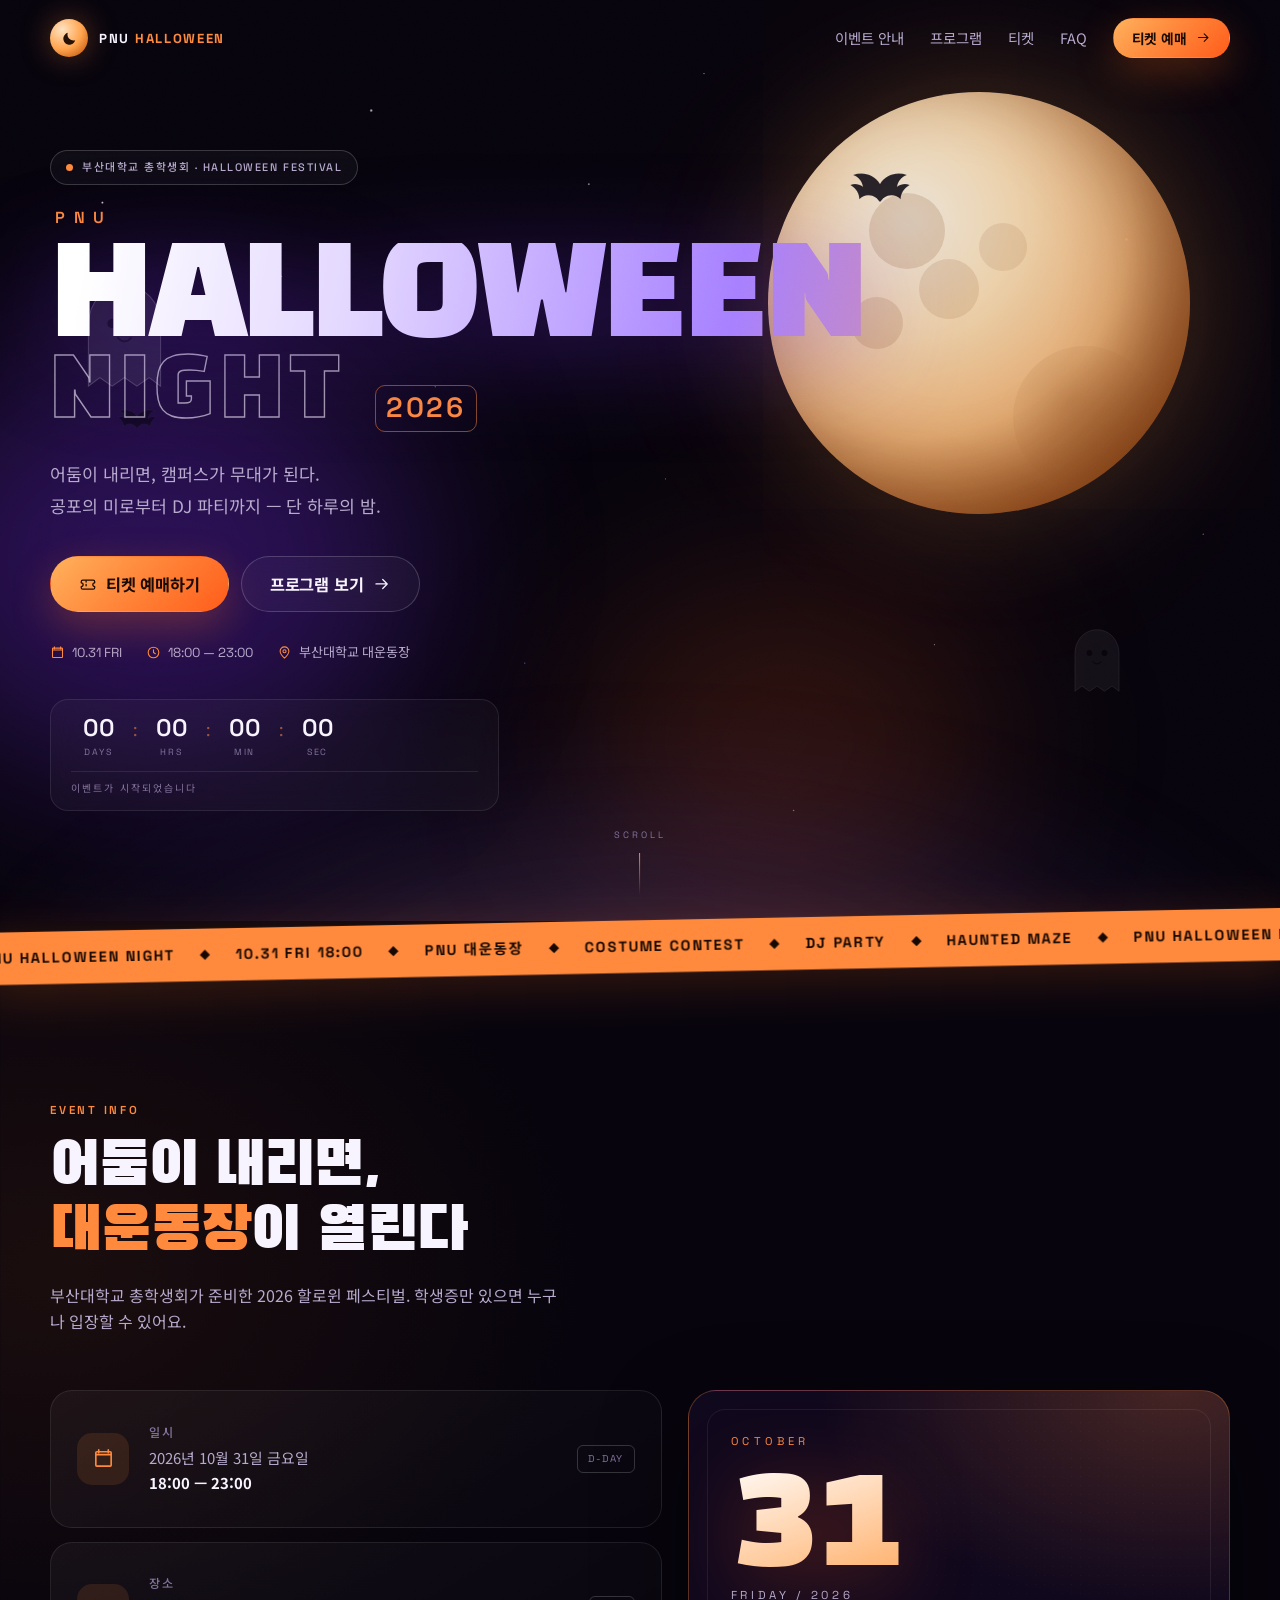
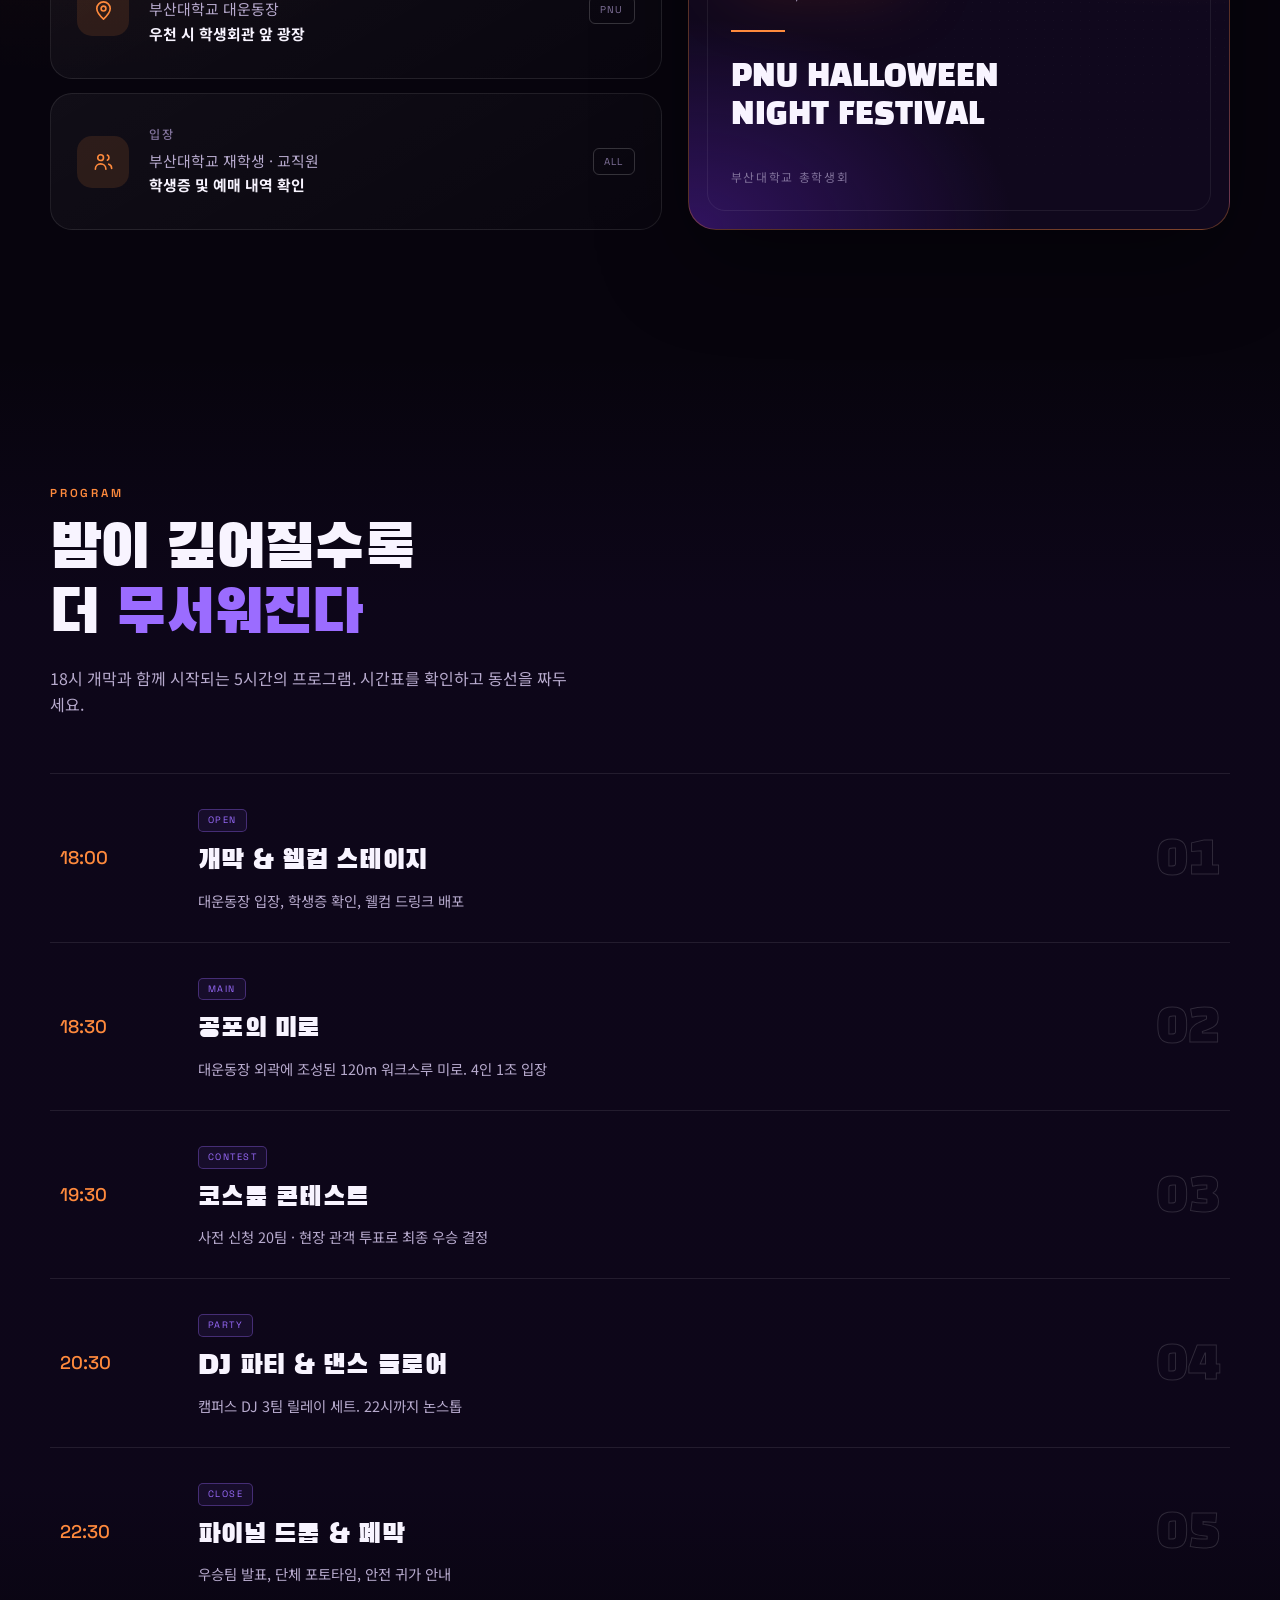
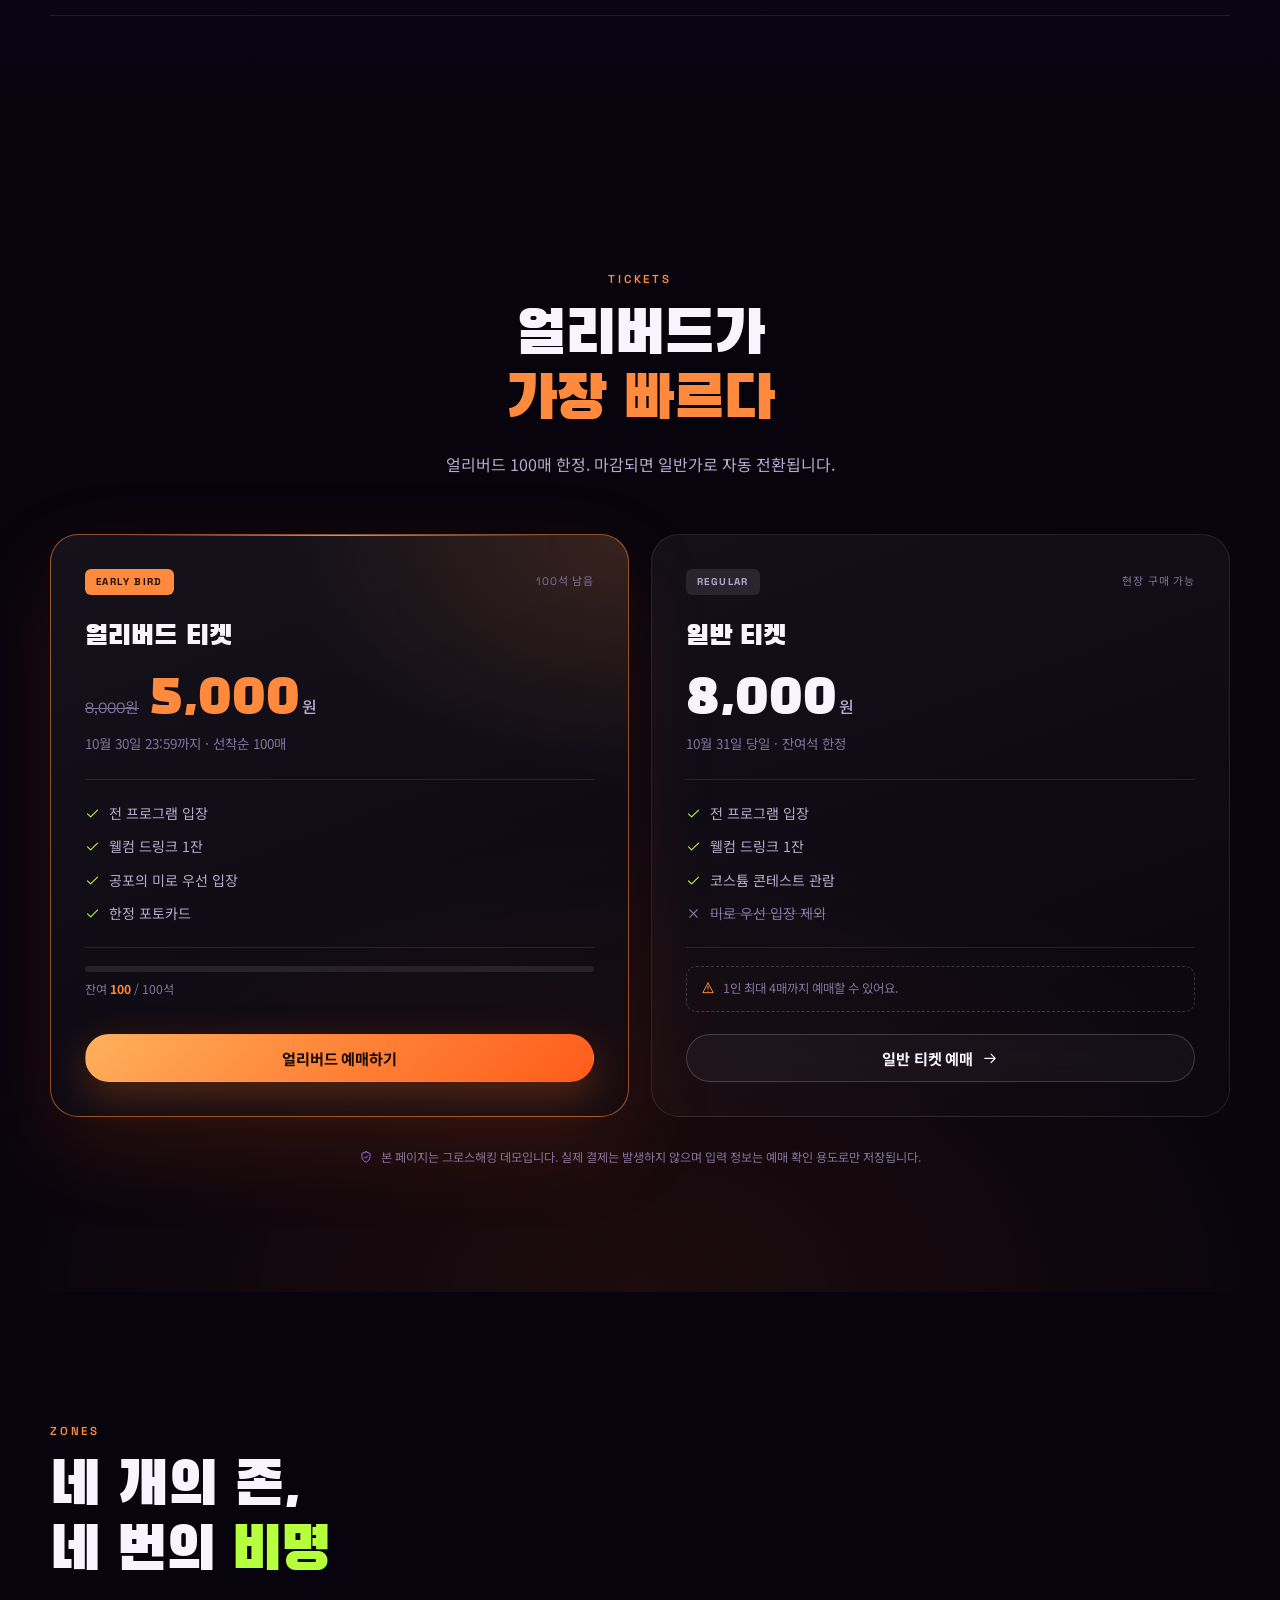
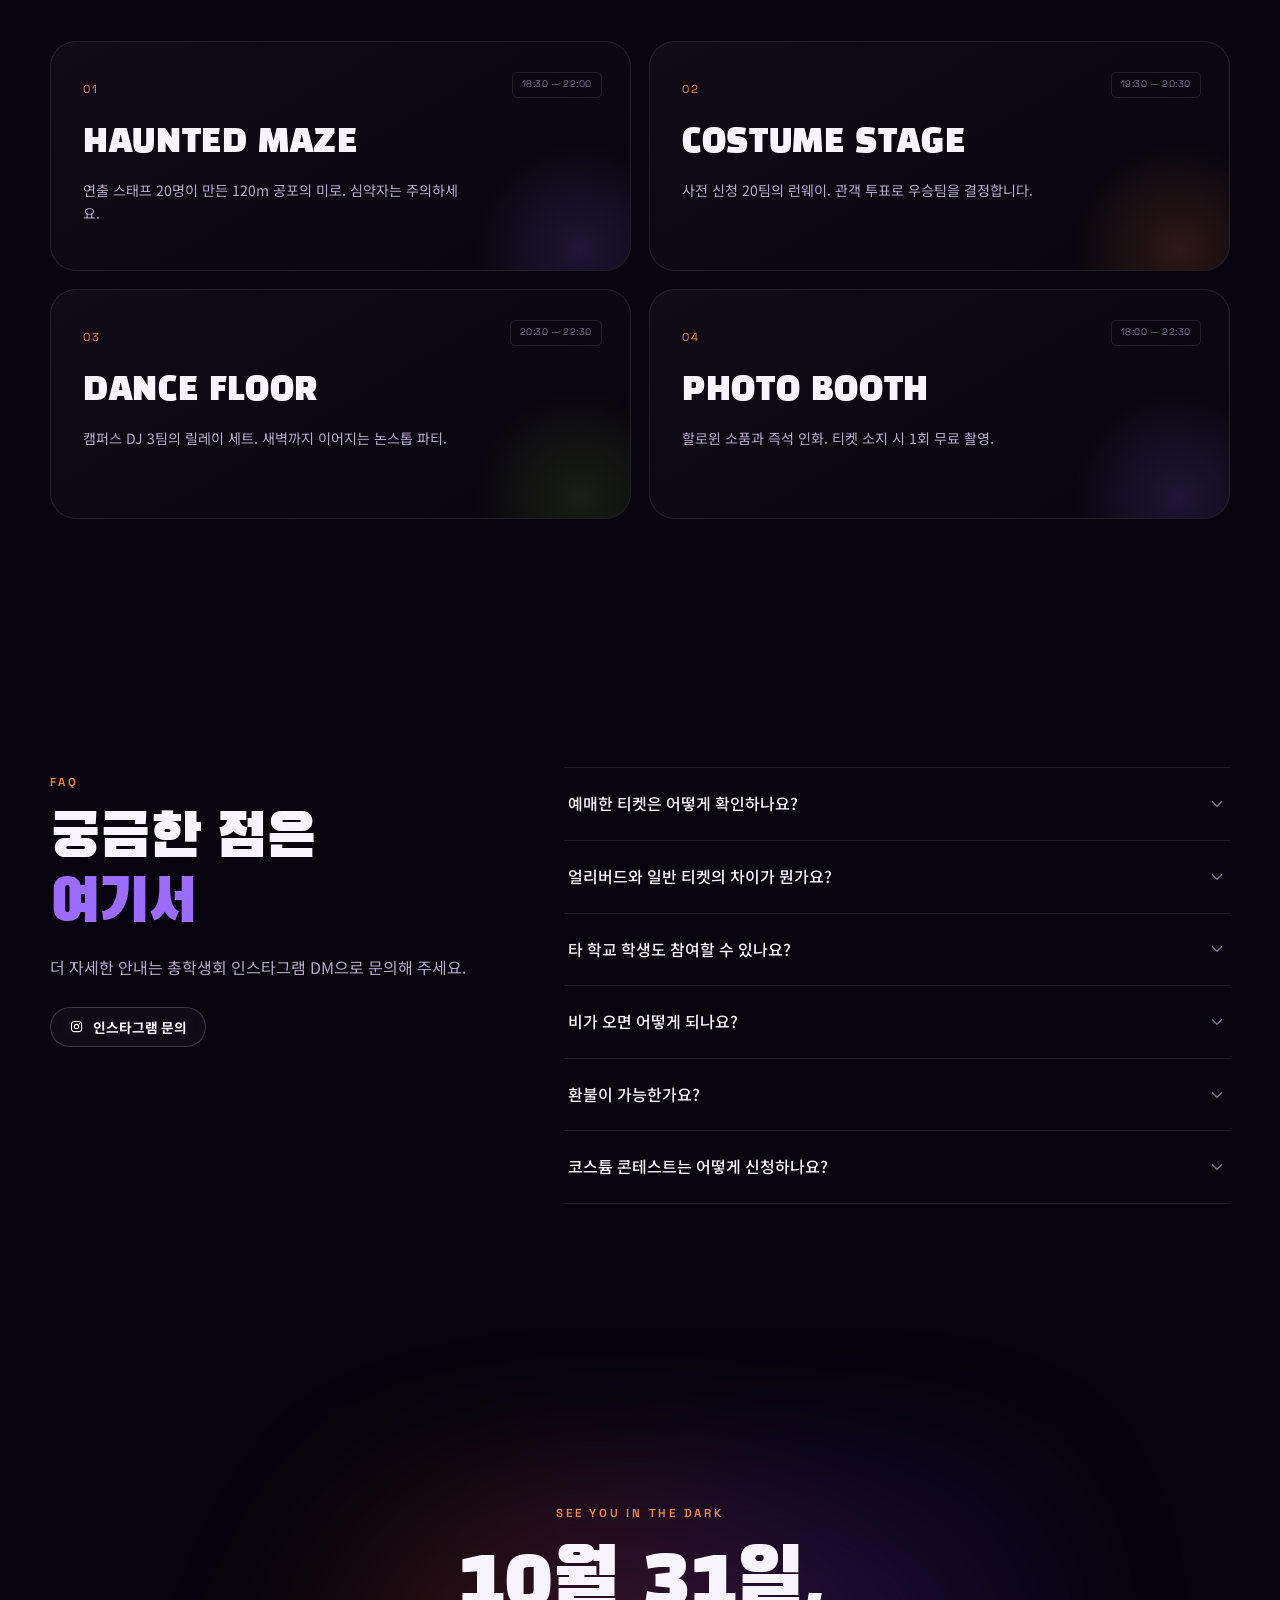
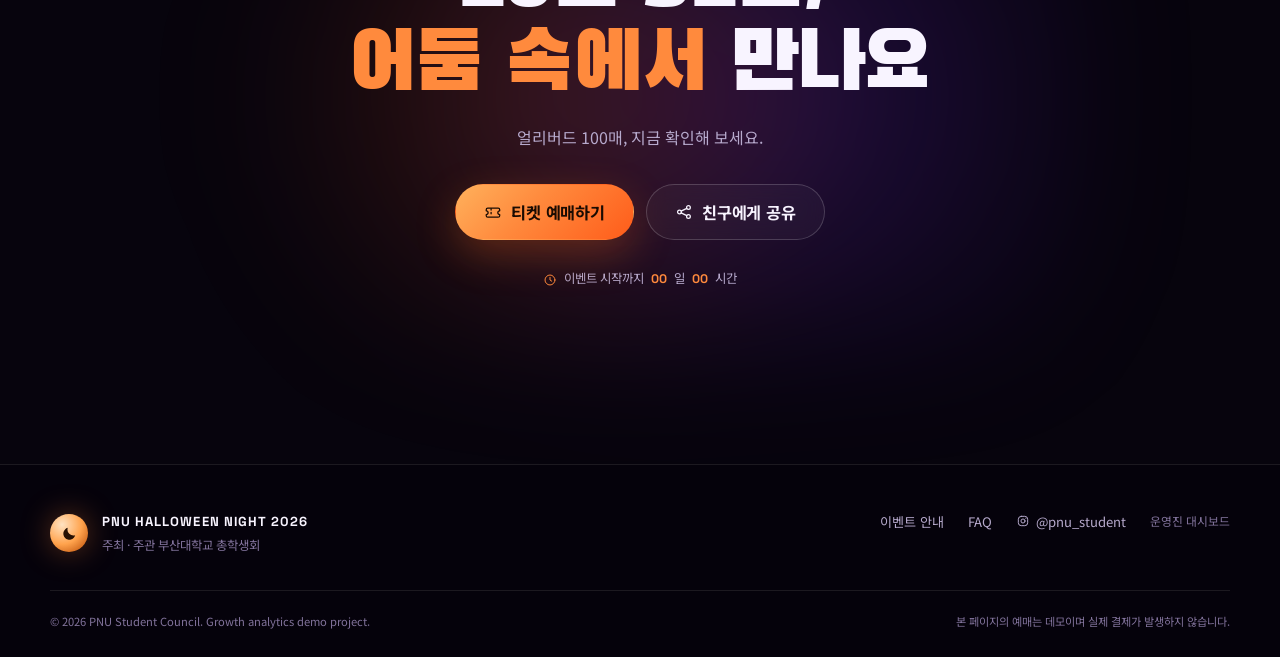
<file: index.html>
<!doctype html>
<html lang="ko">
  <head>
    <meta charset="utf-8" />
    <meta name="viewport" content="width=device-width, initial-scale=1" />
    <title>PNU HALLOWEEN NIGHT 2026 · 부산대학교 총학생회</title>
    <meta
      name="description"
      content="2026.10.31 FRI 18:00, 부산대학교 대운동장. 공포의 미로, 코스튬 콘테스트, DJ 파티까지. 부산대학교 총학생회 할로윈 나이트."
    />
    <meta name="theme-color" content="#07040d" />
    <meta property="og:type" content="website" />
    <meta property="og:title" content="PNU HALLOWEEN NIGHT 2026" />
    <meta
      property="og:description"
      content="10.31 FRI 18:00 부산대학교 대운동장. 어둠이 내리면, 캠퍼스가 무대가 된다."
    />
    <link rel="preconnect" href="https://fonts.googleapis.com" />
    <link rel="preconnect" href="https://fonts.gstatic.com" crossorigin />
    <link
      href="https://fonts.googleapis.com/css2?family=Black+Han+Sans&family=Noto+Sans+KR:wght@400;500;700;900&family=Space+Grotesk:wght@400;500;600;700&display=swap"
      rel="stylesheet"
    />
    <link
      rel="icon"
      href="data:image/svg+xml,%3Csvg xmlns='http://www.w3.org/2000/svg' viewBox='0 0 64 64'%3E%3Crect width='64' height='64' rx='14' fill='%230b0612'/%3E%3Ccircle cx='32' cy='33' r='17' fill='%23ff8a3d'/%3E%3Cpath d='M24 30l5 4-6 2zM40 30l-5 4 6 2z' fill='%230b0612'/%3E%3Cpath d='M23 40c5 5 13 5 18 0' stroke='%230b0612' stroke-width='2.5' fill='none' stroke-linecap='round'/%3E%3C/svg%3E"
    />
    <script>
      document.documentElement.classList.add('js');
    </script>
    <link rel="stylesheet" href="assets/css/base.css" />
    <link rel="stylesheet" href="assets/css/landing.css" />
  </head>
  <body id="top">
    <svg class="svg-sprite" aria-hidden="true" focusable="false">
      <symbol id="i-calendar" viewBox="0 0 24 24">
        <path d="M7 3v3M17 3v3M4 8h16M5 5h14a1 1 0 0 1 1 1v13a1 1 0 0 1-1 1H5a1 1 0 0 1-1-1V6a1 1 0 0 1 1-1Z" />
      </symbol>
      <symbol id="i-pin" viewBox="0 0 24 24">
        <path d="M12 21s7-6.4 7-11a7 7 0 1 0-14 0c0 4.6 7 11 7 11Z" />
        <circle cx="12" cy="10" r="2.5" />
      </symbol>
      <symbol id="i-ticket" viewBox="0 0 24 24">
        <path d="M3 9a2 2 0 0 1 2-2h14a2 2 0 0 1 2 2v1.5a2.5 2.5 0 0 0 0 5V17a2 2 0 0 1-2 2H5a2 2 0 0 1-2-2v-1.5a2.5 2.5 0 0 0 0-5V9Z" />
        <path d="M9.5 7.5v9" stroke-dasharray="2 3" />
      </symbol>
      <symbol id="i-clock" viewBox="0 0 24 24">
        <circle cx="12" cy="12" r="8.5" />
        <path d="M12 7.5V12l3 2" />
      </symbol>
      <symbol id="i-users" viewBox="0 0 24 24">
        <circle cx="9" cy="8" r="3" />
        <path d="M3.5 20c0-3.3 2.5-5.5 5.5-5.5s5.5 2.2 5.5 5.5" />
        <path d="M16 5.3a3 3 0 0 1 0 5.4M17.5 14.8c1.9.6 3 2.4 3 4.4" />
      </symbol>
      <symbol id="i-arrow" viewBox="0 0 24 24">
        <path d="M4 12h15M13 6l6 6-6 6" />
      </symbol>
      <symbol id="i-close" viewBox="0 0 24 24">
        <path d="M6 6l12 12M18 6 6 18" />
      </symbol>
      <symbol id="i-check" viewBox="0 0 24 24">
        <path d="m4 12.5 5 5L20 6.5" />
      </symbol>
      <symbol id="i-share" viewBox="0 0 24 24">
        <circle cx="6" cy="12" r="2.5" />
        <circle cx="18" cy="6" r="2.5" />
        <circle cx="18" cy="18" r="2.5" />
        <path d="m8.2 10.8 7.6-3.6M8.2 13.2l7.6 3.6" />
      </symbol>
      <symbol id="i-moon" viewBox="0 0 24 24">
        <path d="M20 14.5A8.5 8.5 0 0 1 9.5 4a8.5 8.5 0 1 0 10.5 10.5Z" />
      </symbol>
      <symbol id="i-spark" viewBox="0 0 24 24">
        <path d="M12 3l1.8 5.2L19 10l-5.2 1.8L12 17l-1.8-5.2L5 10l5.2-1.8L12 3Z" />
      </symbol>
      <symbol id="i-warning" viewBox="0 0 24 24">
        <path d="M12 3.5 21 20H3L12 3.5Z" />
        <path d="M12 9v5M12 17.2v.2" />
      </symbol>
      <symbol id="i-instagram" viewBox="0 0 24 24">
        <rect x="4" y="4" width="16" height="16" rx="5" />
        <circle cx="12" cy="12" r="3.5" />
        <path d="M16.8 7.2v.2" />
      </symbol>
      <symbol id="i-chevron" viewBox="0 0 24 24">
        <path d="m6 9 6 6 6-6" />
      </symbol>
      <symbol id="i-shield" viewBox="0 0 24 24">
        <path d="M12 3 5 6v5.5c0 4.4 3 7.6 7 9.5 4-1.9 7-5.1 7-9.5V6l-7-3Z" />
        <path d="m9 12 2 2 4-4" />
      </symbol>
    </svg>

    <div class="noise" aria-hidden="true"></div>

    <header class="site-header">
      <div class="container header-inner">
        <a class="brand" href="#top" aria-label="PNU Halloween Night 2026 홈">
          <span class="brand-mark"><svg><use href="#i-moon" /></svg></span>
          <span class="brand-text">PNU <em>HALLOWEEN</em></span>
        </a>
        <nav class="nav-desktop" aria-label="주요 메뉴">
          <a href="#info" data-track="nav_info">이벤트 안내</a>
          <a href="#program" data-track="nav_program">프로그램</a>
          <a href="#tickets" data-track="nav_tickets">티켓</a>
          <a href="#faq" data-track="nav_faq">FAQ</a>
          <button class="btn btn-primary btn-sm" type="button" data-open-booking data-track="nav_ticket">
            티켓 예매
            <svg class="icon"><use href="#i-arrow" /></svg>
          </button>
        </nav>
        <button class="menu-toggle" type="button" data-menu-toggle aria-expanded="false" aria-label="메뉴 열기">
          <span></span><span></span>
        </button>
      </div>
    </header>

    <div class="mobile-menu" data-mobile-menu>
      <nav aria-label="모바일 메뉴">
        <a href="#info">이벤트 안내</a>
        <a href="#program">프로그램</a>
        <a href="#tickets">티켓</a>
        <a href="#zones">존 안내</a>
        <a href="#faq">FAQ</a>
        <button class="btn btn-primary" type="button" data-open-booking data-track="mobile_nav_ticket">
          티켓 예매하기
        </button>
      </nav>
    </div>

    <main>
      <section class="hero" data-section="hero">
        <div class="scene" aria-hidden="true">
          <div class="stars"></div>
          <div class="moon"></div>
          <div class="glow glow-a"></div>
          <div class="glow glow-b"></div>
          <svg class="bat bat-a" viewBox="0 0 120 48">
            <path d="M60 20c-6-10-18-14-30-10 6 2 10 7 11 13-4-3-9-4-14-2 7 4 10 10 10 16 5-5 12-6 18-2 2 1 3 3 5 5 2-2 3-4 5-5 6-4 13-3 18 2 0-6 3-12 10-16-5-2-10-1-14 2 1-6 5-11 11-13-12-4-24 0-30 10Z" />
          </svg>
          <svg class="bat bat-b" viewBox="0 0 120 48">
            <path d="M60 20c-6-10-18-14-30-10 6 2 10 7 11 13-4-3-9-4-14-2 7 4 10 10 10 16 5-5 12-6 18-2 2 1 3 3 5 5 2-2 3-4 5-5 6-4 13-3 18 2 0-6 3-12 10-16-5-2-10-1-14 2 1-6 5-11 11-13-12-4-24 0-30 10Z" />
          </svg>
          <svg class="ghost ghost-a" viewBox="0 0 100 130">
            <path d="M12 52C12 27 29 10 50 10s38 17 38 42v64l-12-9-13 9-13-9-13 9-13-9-12 9V52Z" />
            <circle cx="37" cy="50" r="5" /><circle cx="63" cy="50" r="5" />
            <path class="ghost-mouth" d="M43 65c4 5 10 5 14 0" />
          </svg>
          <svg class="ghost ghost-b" viewBox="0 0 100 130">
            <path d="M12 52C12 27 29 10 50 10s38 17 38 42v64l-12-9-13 9-13-9-13 9-13-9-12 9V52Z" />
            <circle cx="37" cy="50" r="5" /><circle cx="63" cy="50" r="5" />
            <path class="ghost-mouth" d="M43 65c4 5 10 5 14 0" />
          </svg>
          <div class="fog fog-a"></div>
          <div class="fog fog-b"></div>
        </div>

        <div class="container hero-inner">
          <p class="eyebrow">
            <span class="pulse-dot"></span>
            부산대학교 총학생회 · HALLOWEEN FESTIVAL
          </p>
          <h1 class="hero-title">
            <span class="line line-1">PNU</span>
            <span class="line line-2">HALLOWEEN</span>
            <span class="line line-3">NIGHT <em>2026</em></span>
          </h1>
          <p class="hero-sub">
            어둠이 내리면, 캠퍼스가 무대가 된다.<br />
            공포의 미로부터 DJ 파티까지 — 단 하루의 밤.
          </p>

          <div class="hero-actions">
            <button class="btn btn-primary btn-lg" type="button" data-open-booking data-track="cta_ticket_hero">
              <svg class="icon"><use href="#i-ticket" /></svg>
              티켓 예매하기
              <span class="btn-shine"></span>
            </button>
            <a class="btn btn-ghost btn-lg" href="#program" data-track="cta_program">
              프로그램 보기
              <svg class="icon"><use href="#i-arrow" /></svg>
            </a>
          </div>

          <div class="hero-meta">
            <span><svg class="icon"><use href="#i-calendar" /></svg> 10.31 FRI</span>
            <span><svg class="icon"><use href="#i-clock" /></svg> 18:00 — 23:00</span>
            <span><svg class="icon"><use href="#i-pin" /></svg> 부산대학교 대운동장</span>
          </div>

          <div class="countdown" aria-label="이벤트 시작까지 남은 시간">
            <div class="cd-cell"><strong data-cd="days">00</strong><span>DAYS</span></div>
            <div class="cd-sep">:</div>
            <div class="cd-cell"><strong data-cd="hours">00</strong><span>HRS</span></div>
            <div class="cd-sep">:</div>
            <div class="cd-cell"><strong data-cd="minutes">00</strong><span>MIN</span></div>
            <div class="cd-sep">:</div>
            <div class="cd-cell"><strong data-cd="seconds">00</strong><span>SEC</span></div>
            <p class="cd-label" data-cd-label>이벤트 시작까지</p>
          </div>
        </div>

        <a class="scroll-cue" href="#info" aria-label="아래로 스크롤">
          <span>SCROLL</span>
          <i></i>
        </a>
      </section>

      <div class="ticker" aria-hidden="true">
        <div class="ticker-track">
          <span>PNU HALLOWEEN NIGHT</span><i></i>
          <span>10.31 FRI 18:00</span><i></i>
          <span>PNU 대운동장</span><i></i>
          <span>COSTUME CONTEST</span><i></i>
          <span>DJ PARTY</span><i></i>
          <span>HAUNTED MAZE</span><i></i>
          <span>PNU HALLOWEEN NIGHT</span><i></i>
          <span>10.31 FRI 18:00</span><i></i>
          <span>PNU 대운동장</span><i></i>
          <span>COSTUME CONTEST</span><i></i>
          <span>DJ PARTY</span><i></i>
          <span>HAUNTED MAZE</span><i></i>
        </div>
      </div>

      <section id="info" class="section" data-section="info">
        <div class="container">
          <div class="section-head reveal">
            <span class="kicker">EVENT INFO</span>
            <h2>어둠이 내리면,<br /><span class="text-orange">대운동장</span>이 열린다</h2>
            <p>부산대학교 총학생회가 준비한 2026 할로윈 페스티벌. 학생증만 있으면 누구나 입장할 수 있어요.</p>
          </div>

          <div class="info-grid">
            <div class="info-list">
              <article class="info-card reveal">
                <div class="info-icon"><svg class="icon"><use href="#i-calendar" /></svg></div>
                <div>
                  <h3>일시</h3>
                  <p>2026년 10월 31일 금요일<br /><strong>18:00 — 23:00</strong></p>
                </div>
                <span class="info-tag">D-DAY</span>
              </article>
              <article class="info-card reveal">
                <div class="info-icon"><svg class="icon"><use href="#i-pin" /></svg></div>
                <div>
                  <h3>장소</h3>
                  <p>부산대학교 대운동장<br /><strong>우천 시 학생회관 앞 광장</strong></p>
                </div>
                <span class="info-tag">PNU</span>
              </article>
              <article class="info-card reveal">
                <div class="info-icon"><svg class="icon"><use href="#i-users" /></svg></div>
                <div>
                  <h3>입장</h3>
                  <p>부산대학교 재학생 · 교직원<br /><strong>학생증 및 예매 내역 확인</strong></p>
                </div>
                <span class="info-tag">ALL</span>
              </article>
            </div>

            <aside class="poster-card reveal">
              <div class="poster-noise" aria-hidden="true"></div>
              <span class="poster-kicker">OCTOBER</span>
              <strong class="poster-date">31</strong>
              <span class="poster-day">FRIDAY / 2026</span>
              <div class="poster-line"></div>
              <p>PNU HALLOWEEN<br />NIGHT FESTIVAL</p>
              <span class="poster-mark">부산대학교 총학생회</span>
            </aside>
          </div>
        </div>
      </section>

      <section id="program" class="section section-program" data-section="program">
        <div class="container">
          <div class="section-head reveal">
            <span class="kicker">PROGRAM</span>
            <h2>밤이 깊어질수록<br />더 <span class="text-purple">무서워진다</span></h2>
            <p>18시 개막과 함께 시작되는 5시간의 프로그램. 시간표를 확인하고 동선을 짜두세요.</p>
          </div>

          <div class="program-list">
            <article class="program-row reveal">
              <span class="program-time">18:00</span>
              <div class="program-body">
                <span class="program-tag">OPEN</span>
                <h3>개막 &amp; 웰컴 스테이지</h3>
                <p>대운동장 입장, 학생증 확인, 웰컴 드링크 배포</p>
              </div>
              <span class="program-no">01</span>
            </article>
            <article class="program-row reveal">
              <span class="program-time">18:30</span>
              <div class="program-body">
                <span class="program-tag">MAIN</span>
                <h3>공포의 미로</h3>
                <p>대운동장 외곽에 조성된 120m 워크스루 미로. 4인 1조 입장</p>
              </div>
              <span class="program-no">02</span>
            </article>
            <article class="program-row reveal">
              <span class="program-time">19:30</span>
              <div class="program-body">
                <span class="program-tag">CONTEST</span>
                <h3>코스튬 콘테스트</h3>
                <p>사전 신청 20팀 · 현장 관객 투표로 최종 우승 결정</p>
              </div>
              <span class="program-no">03</span>
            </article>
            <article class="program-row reveal">
              <span class="program-time">20:30</span>
              <div class="program-body">
                <span class="program-tag">PARTY</span>
                <h3>DJ 파티 &amp; 댄스 플로어</h3>
                <p>캠퍼스 DJ 3팀 릴레이 세트. 22시까지 논스톱</p>
              </div>
              <span class="program-no">04</span>
            </article>
            <article class="program-row reveal">
              <span class="program-time">22:30</span>
              <div class="program-body">
                <span class="program-tag">CLOSE</span>
                <h3>파이널 드롭 &amp; 폐막</h3>
                <p>우승팀 발표, 단체 포토타임, 안전 귀가 안내</p>
              </div>
              <span class="program-no">05</span>
            </article>
          </div>
        </div>
      </section>

      <section id="tickets" class="section section-tickets" data-section="tickets">
        <div class="container">
          <div class="section-head center reveal">
            <span class="kicker">TICKETS</span>
            <h2>얼리버드가<br /><span class="text-orange">가장 빠르다</span></h2>
            <p>얼리버드 100매 한정. 마감되면 일반가로 자동 전환됩니다.</p>
          </div>

          <div class="ticket-grid">
            <article class="price-card is-featured reveal">
              <div class="price-top">
                <span class="price-badge">EARLY BIRD</span>
                <span class="price-stock" data-early-badge>100석 남음</span>
              </div>
              <h3>얼리버드 티켓</h3>
              <div class="price-line">
                <span class="price-was">8,000원</span>
                <strong><span data-status-price="early">5,000</span><em>원</em></strong>
              </div>
              <p class="price-desc">10월 30일 23:59까지 · 선착순 100매</p>
              <ul class="price-features">
                <li><svg class="icon"><use href="#i-check" /></svg> 전 프로그램 입장</li>
                <li><svg class="icon"><use href="#i-check" /></svg> 웰컴 드링크 1잔</li>
                <li><svg class="icon"><use href="#i-check" /></svg> 공포의 미로 우선 입장</li>
                <li><svg class="icon"><use href="#i-check" /></svg> 한정 포토카드</li>
              </ul>
              <div class="stock-bar">
                <span data-early-progress style="width: 0%"></span>
              </div>
              <p class="stock-caption">잔여 <strong data-early-remaining>100</strong> / 100석</p>
              <button
                class="btn btn-primary btn-block"
                type="button"
                data-open-booking
                data-ticket-preset="early"
                data-track="cta_ticket_early"
                data-early-cta
              >
                얼리버드 예매하기
                <svg class="icon"><use href="#i-arrow" /></svg>
              </button>
            </article>

            <article class="price-card reveal">
              <div class="price-top">
                <span class="price-badge muted">REGULAR</span>
                <span class="price-stock">현장 구매 가능</span>
              </div>
              <h3>일반 티켓</h3>
              <div class="price-line">
                <strong><span data-status-price="regular">8,000</span><em>원</em></strong>
              </div>
              <p class="price-desc">10월 31일 당일 · 잔여석 한정</p>
              <ul class="price-features">
                <li><svg class="icon"><use href="#i-check" /></svg> 전 프로그램 입장</li>
                <li><svg class="icon"><use href="#i-check" /></svg> 웰컴 드링크 1잔</li>
                <li><svg class="icon"><use href="#i-check" /></svg> 코스튬 콘테스트 관람</li>
                <li class="muted"><svg class="icon"><use href="#i-close" /></svg> 미로 우선 입장 제외</li>
              </ul>
              <div class="ticket-note">
                <svg class="icon"><use href="#i-warning" /></svg>
                <span>1인 최대 4매까지 예매할 수 있어요.</span>
              </div>
              <button
                class="btn btn-ghost btn-block"
                type="button"
                data-open-booking
                data-ticket-preset="regular"
                data-track="cta_ticket_regular"
              >
                일반 티켓 예매
                <svg class="icon"><use href="#i-arrow" /></svg>
              </button>
            </article>
          </div>

          <p class="ticket-foot reveal">
            <svg class="icon"><use href="#i-shield" /></svg>
            본 페이지는 그로스해킹 데모입니다. 실제 결제는 발생하지 않으며 입력 정보는 예매 확인 용도로만 저장됩니다.
          </p>
        </div>
      </section>

      <section id="zones" class="section" data-section="zones">
        <div class="container">
          <div class="section-head reveal">
            <span class="kicker">ZONES</span>
            <h2>네 개의 존,<br />네 번의 <span class="text-green">비명</span></h2>
          </div>
          <div class="zone-grid">
            <article class="zone-card reveal">
              <span class="zone-no">01</span>
              <h3>HAUNTED MAZE</h3>
              <p>연출 스태프 20명이 만든 120m 공포의 미로. 심약자는 주의하세요.</p>
              <span class="zone-tag">18:30 — 22:00</span>
            </article>
            <article class="zone-card reveal">
              <span class="zone-no">02</span>
              <h3>COSTUME STAGE</h3>
              <p>사전 신청 20팀의 런웨이. 관객 투표로 우승팀을 결정합니다.</p>
              <span class="zone-tag">19:30 — 20:30</span>
            </article>
            <article class="zone-card reveal">
              <span class="zone-no">03</span>
              <h3>DANCE FLOOR</h3>
              <p>캠퍼스 DJ 3팀의 릴레이 세트. 새벽까지 이어지는 논스톱 파티.</p>
              <span class="zone-tag">20:30 — 22:30</span>
            </article>
            <article class="zone-card reveal">
              <span class="zone-no">04</span>
              <h3>PHOTO BOOTH</h3>
              <p>할로윈 소품과 즉석 인화. 티켓 소지 시 1회 무료 촬영.</p>
              <span class="zone-tag">18:00 — 22:30</span>
            </article>
          </div>
        </div>
      </section>

      <section id="faq" class="section" data-section="faq">
        <div class="container faq-layout">
          <div class="section-head reveal">
            <span class="kicker">FAQ</span>
            <h2>궁금한 점은<br /><span class="text-purple">여기서</span></h2>
            <p>더 자세한 안내는 총학생회 인스타그램 DM으로 문의해 주세요.</p>
            <a class="btn btn-ghost btn-sm" href="https://www.instagram.com/" target="_blank" rel="noopener noreferrer" data-track="faq_instagram">
              <svg class="icon"><use href="#i-instagram" /></svg>
              인스타그램 문의
            </a>
          </div>
          <div class="faq-list reveal">
            <details class="faq-item">
              <summary>
                <span>예매한 티켓은 어떻게 확인하나요?</span>
                <svg class="icon"><use href="#i-chevron" /></svg>
              </summary>
              <div class="faq-answer">
                예매 완료 화면의 주문번호를 캡처해 주세요. 현장 입구에서 학생증과 주문번호를 함께 확인합니다.
              </div>
            </details>
            <details class="faq-item">
              <summary>
                <span>얼리버드와 일반 티켓의 차이가 뭔가요?</span>
                <svg class="icon"><use href="#i-chevron" /></svg>
              </summary>
              <div class="faq-answer">
                얼리버드는 5,000원으로 3,000원 저렴하고, 공포의 미로 우선 입장과 한정 포토카드가 포함됩니다. 100매 한정입니다.
              </div>
            </details>
            <details class="faq-item">
              <summary>
                <span>타 학교 학생도 참여할 수 있나요?</span>
                <svg class="icon"><use href="#i-chevron" /></svg>
              </summary>
              <div class="faq-answer">
                본 이벤트는 부산대학교 재학생 및 교직원 대상입니다. 입장 시 학생증 또는 재직증명을 확인합니다.
              </div>
            </details>
            <details class="faq-item">
              <summary>
                <span>비가 오면 어떻게 되나요?</span>
                <svg class="icon"><use href="#i-chevron" /></svg>
              </summary>
              <div class="faq-answer">
                우천 시 학생회관 앞 광장으로 장소가 변경됩니다. 당일 오후 5시까지 총학생회 인스타그램에서 공지합니다.
              </div>
            </details>
            <details class="faq-item">
              <summary>
                <span>환불이 가능한가요?</span>
                <svg class="icon"><use href="#i-chevron" /></svg>
              </summary>
              <div class="faq-answer">
                이벤트 시작 24시간 전까지 주문번호와 함께 문의해 주시면 전액 환불됩니다. 이후에는 환불이 어렵습니다.
              </div>
            </details>
            <details class="faq-item">
              <summary>
                <span>코스튬 콘테스트는 어떻게 신청하나요?</span>
                <svg class="icon"><use href="#i-chevron" /></svg>
              </summary>
              <div class="faq-answer">
                현장 접수는 18:00부터 19:00까지 진행됩니다. 사전 신청은 총학생회 인스타그램 프로필 링크에서 가능합니다.
              </div>
            </details>
          </div>
        </div>
      </section>

      <section class="section final-cta" data-section="final">
        <div class="container">
          <div class="cta-glow" aria-hidden="true"></div>
          <div class="final-inner reveal">
            <span class="kicker">SEE YOU IN THE DARK</span>
            <h2>10월 31일,<br /><span class="text-orange">어둠 속에서</span> 만나요</h2>
            <p>얼리버드 100매, 지금 확인해 보세요.</p>
            <div class="hero-actions center">
              <button class="btn btn-primary btn-lg" type="button" data-open-booking data-track="cta_ticket_final">
                <svg class="icon"><use href="#i-ticket" /></svg>
                티켓 예매하기
              </button>
              <button class="btn btn-ghost btn-lg" type="button" data-share data-track="btn_share">
                <svg class="icon"><use href="#i-share" /></svg>
                친구에게 공유
              </button>
            </div>
            <p class="final-note">
              <svg class="icon"><use href="#i-clock" /></svg>
              이벤트 시작까지 <strong data-cd="days">00</strong>일 <strong data-cd="hours">00</strong>시간
            </p>
          </div>
        </div>
      </section>
    </main>

    <footer class="site-footer">
      <div class="container footer-inner">
        <div class="footer-brand">
          <span class="brand-mark"><svg><use href="#i-moon" /></svg></span>
          <div>
            <strong>PNU HALLOWEEN NIGHT 2026</strong>
            <p>주최 · 주관 부산대학교 총학생회</p>
          </div>
        </div>
        <div class="footer-links">
          <a href="#info">이벤트 안내</a>
          <a href="#faq">FAQ</a>
          <a href="https://www.instagram.com/" target="_blank" rel="noopener noreferrer" data-track="footer_instagram">
            <svg class="icon"><use href="#i-instagram" /></svg> @pnu_student
          </a>
          <a class="footer-admin" href="dashboard.html">운영진 대시보드</a>
        </div>
      </div>
      <div class="container footer-bottom">
        <p>© 2026 PNU Student Council. Growth analytics demo project.</p>
        <p>본 페이지의 예매는 데모이며 실제 결제가 발생하지 않습니다.</p>
      </div>
    </footer>

    <div class="modal" id="booking-modal" hidden>
      <div class="modal-backdrop" data-close-booking></div>
      <div class="modal-panel" role="dialog" aria-modal="true" aria-labelledby="booking-title">
        <button class="modal-close" type="button" data-close-booking data-track="modal_close" aria-label="닫기">
          <svg class="icon"><use href="#i-close" /></svg>
        </button>

        <div class="booking-head">
          <div>
            <span class="kicker">TICKET</span>
            <h2 id="booking-title">할로윈 나이트 예매</h2>
          </div>
          <div class="booking-steps" aria-hidden="true">
            <span class="step-dot is-active" data-step-dot="1"><i>1</i>티켓</span>
            <span class="step-line"></span>
            <span class="step-dot" data-step-dot="2"><i>2</i>정보</span>
            <span class="step-line"></span>
            <span class="step-dot" data-step-dot="3"><i>3</i>확인</span>
          </div>
        </div>

        <div class="booking-body">
          <section class="booking-step" data-bstep="1">
            <h3 class="sr-only">티켓 선택</h3>
            <div class="ticket-options">
              <button class="ticket-option is-selected" type="button" data-ticket="early" aria-pressed="true" data-track="ticket_early">
                <span class="option-flag">EARLY BIRD</span>
                <span class="option-name">얼리버드 티켓</span>
                <span class="option-price"><strong><span data-status-price="early">5,000</span>원</strong></span>
                <span class="option-stock" data-early-badge>100석 남음</span>
                <span class="option-check"><svg class="icon"><use href="#i-check" /></svg></span>
              </button>
              <button class="ticket-option" type="button" data-ticket="regular" aria-pressed="false" data-track="ticket_regular">
                <span class="option-flag muted">REGULAR</span>
                <span class="option-name">일반 티켓</span>
                <span class="option-price"><strong><span data-status-price="regular">8,000</span>원</strong></span>
                <span class="option-stock">현장 구매 가능</span>
                <span class="option-check"><svg class="icon"><use href="#i-check" /></svg></span>
              </button>
            </div>

            <div class="qty-row">
              <div>
                <span class="field-label">수량</span>
                <p class="qty-hint">1인 최대 4매</p>
              </div>
              <div class="qty-stepper">
                <button type="button" data-qty-minus data-track="qty_minus" aria-label="수량 줄이기">−</button>
                <strong id="qty-value">1</strong>
                <button type="button" data-qty-plus data-track="qty_plus" aria-label="수량 늘리기">+</button>
              </div>
            </div>

            <div class="booking-total">
              <span>결제 예정 금액</span>
              <strong data-total-price>5,000원</strong>
            </div>

            <button class="btn btn-primary btn-block" type="button" data-next-step data-track="ticket_next">
              다음 단계로
              <svg class="icon"><use href="#i-arrow" /></svg>
            </button>
          </section>

          <section class="booking-step" data-bstep="2" hidden>
            <h3>참가자 정보</h3>
            <p class="step-desc">현장 확인을 위해 실제 정보를 입력해 주세요.</p>
            <form id="info-form" novalidate>
              <div class="field">
                <label for="buyer-name">이름</label>
                <input id="buyer-name" name="name" type="text" autocomplete="name" placeholder="홍길동" maxlength="40" />
                <span class="field-error" aria-live="polite"></span>
              </div>
              <div class="field-row">
                <div class="field">
                  <label for="student-id">학번</label>
                  <input id="student-id" name="studentId" type="text" inputmode="numeric" autocomplete="off" placeholder="2026123456" maxlength="12" />
                  <span class="field-error" aria-live="polite"></span>
                </div>
                <div class="field">
                  <label for="department">학과</label>
                  <input id="department" name="department" type="text" autocomplete="organization" placeholder="컴퓨터공학과" maxlength="60" />
                  <span class="field-error" aria-live="polite"></span>
                </div>
              </div>
              <div class="field">
                <label for="phone">전화번호</label>
                <input id="phone" name="phone" type="tel" inputmode="numeric" autocomplete="tel" placeholder="01012345678" maxlength="13" />
                <span class="field-error" aria-live="polite"></span>
              </div>
              <p class="privacy-note">
                <svg class="icon"><use href="#i-shield" /></svg>
                입력한 정보는 예매 확인 및 현장 입장 확인 용도로만 사용됩니다.
              </p>
              <div class="step-actions">
                <button class="btn btn-ghost" type="button" data-back-info data-track="info_back">이전</button>
                <button class="btn btn-primary" type="submit" data-track="info_next">
                  정보 확인
                  <svg class="icon"><use href="#i-arrow" /></svg>
                </button>
              </div>
            </form>
          </section>

          <section class="booking-step" data-bstep="3" hidden>
            <h3>예매 정보 확인</h3>
            <p class="step-desc">마지막으로 내용을 확인해 주세요.</p>
            <div class="summary-card">
              <div class="summary-ticket">
                <span class="kicker">PNU HALLOWEEN 2026</span>
                <strong data-summary-ticket>얼리버드 티켓</strong>
                <span data-summary-qty>1매</span>
              </div>
              <dl class="summary-list">
                <div><dt>예매자</dt><dd data-summary-name>-</dd></div>
                <div><dt>학과</dt><dd data-summary-dept>-</dd></div>
                <div><dt>학번</dt><dd data-summary-student>-</dd></div>
                <div><dt>연락처</dt><dd data-summary-phone>-</dd></div>
                <div><dt>단가</dt><dd data-summary-unit>-</dd></div>
                <div class="summary-total"><dt>총 결제 금액</dt><dd data-summary-total>-</dd></div>
              </dl>
            </div>

            <form id="confirm-form" novalidate>
              <label class="check-row">
                <input type="checkbox" id="agreement" />
                <span class="check-box"><svg class="icon"><use href="#i-check" /></svg></span>
                <span>예매 유의사항 및 개인정보 수집·이용에 동의합니다. (필수)</span>
              </label>
              <p class="demo-note">
                <svg class="icon"><use href="#i-warning" /></svg>
                데모 페이지입니다. 실제 카드 결제는 발생하지 않습니다.
              </p>
              <div class="step-actions">
                <button class="btn btn-ghost" type="button" data-back-confirm data-track="confirm_back">이전</button>
                <button class="btn btn-primary" type="submit" data-submit-order data-track="purchase_submit">
                  <span class="spinner" aria-hidden="true"></span>
                  <span data-submit-label>5,000원 결제하고 예매 확정</span>
                </button>
              </div>
            </form>
          </section>

          <section class="booking-step success-step" data-bstep="4" hidden>
            <div class="confetti" data-confetti aria-hidden="true"></div>
            <div class="success-icon"><svg class="icon"><use href="#i-check" /></svg></div>
            <span class="kicker">CONFIRMED</span>
            <h3>예매가 완료됐어요</h3>
            <p class="step-desc">이 화면을 캡처해 현장에서 보여주세요.</p>
            <div class="success-card">
              <div><span>주문번호</span><strong data-success-order>-</strong></div>
              <div><span>티켓</span><strong data-success-ticket>-</strong></div>
              <div><span>결제 금액</span><strong data-success-amount>-</strong></div>
            </div>
            <p class="success-note">
              <svg class="icon"><use href="#i-calendar" /></svg>
              10.31 FRI 18:00 · 부산대학교 대운동장
            </p>
            <button class="btn btn-primary btn-block" type="button" data-success-close data-track="success_close">
              확인
            </button>
          </section>
        </div>
      </div>
    </div>

    <script type="module" src="assets/js/landing.js"></script>
  </body>
</html>
</file>
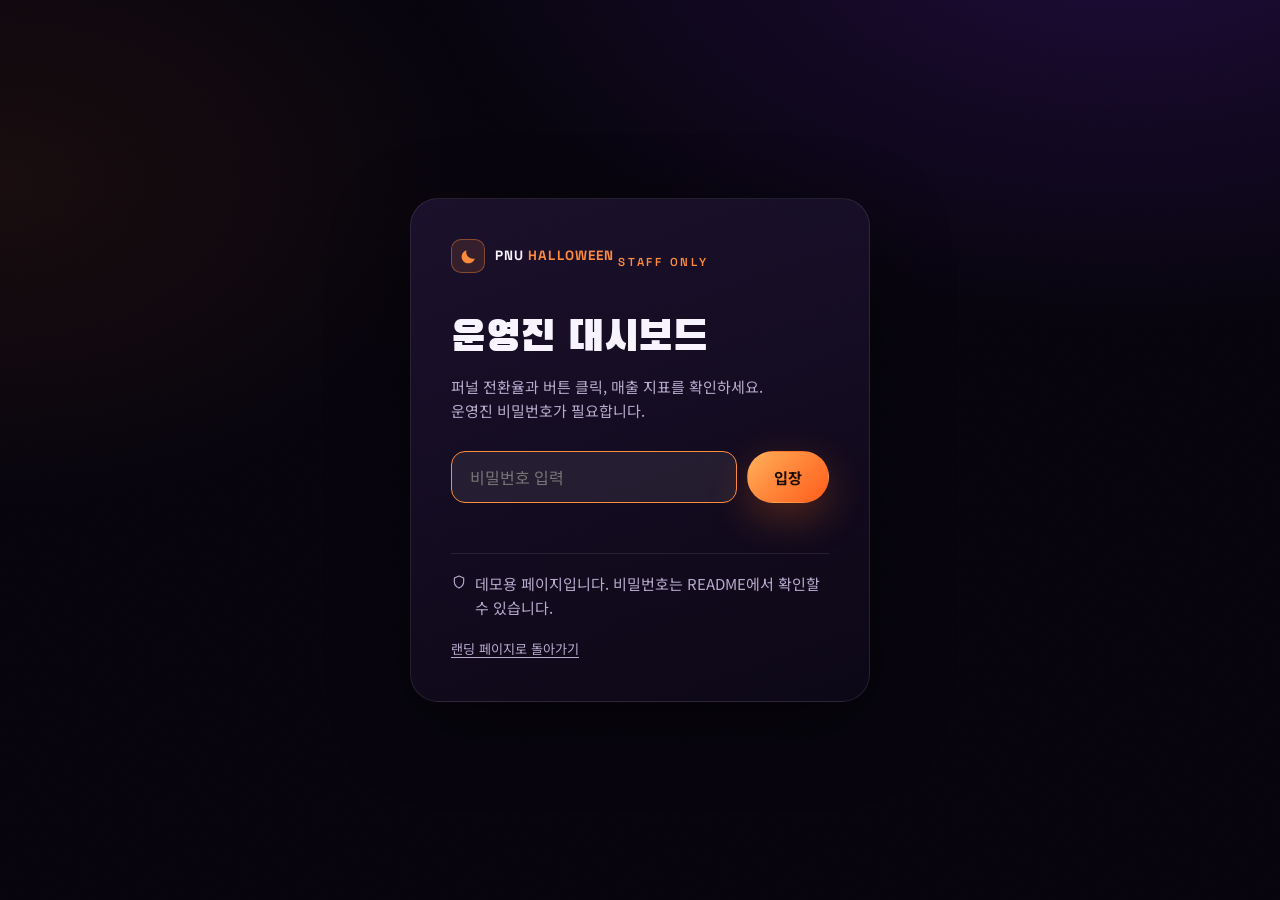
<file: dashboard.html>
<!doctype html>
<html lang="ko">
  <head>
    <meta charset="utf-8" />
    <meta name="viewport" content="width=device-width, initial-scale=1" />
    <title>운영진 대시보드 · PNU HALLOWEEN NIGHT 2026</title>
    <meta name="robots" content="noindex, nofollow" />
    <meta name="theme-color" content="#07040d" />
    <link rel="preconnect" href="https://fonts.googleapis.com" />
    <link rel="preconnect" href="https://fonts.gstatic.com" crossorigin />
    <link
      href="https://fonts.googleapis.com/css2?family=Black+Han+Sans&family=Noto+Sans+KR:wght@400;500;700;900&family=Space+Grotesk:wght@400;500;600;700&display=swap"
      rel="stylesheet"
    />
    <link
      rel="icon"
      href="data:image/svg+xml,%3Csvg xmlns='http://www.w3.org/2000/svg' viewBox='0 0 64 64'%3E%3Crect width='64' height='64' rx='14' fill='%230b0612'/%3E%3Ccircle cx='32' cy='33' r='17' fill='%23ff8a3d'/%3E%3Cpath d='M24 30l5 4-6 2zM40 30l-5 4 6 2z' fill='%230b0612'/%3E%3Cpath d='M23 40c5 5 13 5 18 0' stroke='%230b0612' stroke-width='2.5' fill='none' stroke-linecap='round'/%3E%3C/svg%3E"
    />
    <link rel="stylesheet" href="assets/css/base.css" />
    <link rel="stylesheet" href="assets/css/dashboard.css" />
  </head>
  <body class="dash-body">
    <div class="noise" aria-hidden="true"></div>

    <section class="auth-gate" id="auth-gate">
      <div class="auth-card">
        <a class="auth-brand" href="index.html">
          <span class="auth-mark">
            <svg viewBox="0 0 24 24"><path d="M20 14.5A8.5 8.5 0 0 1 9.5 4a8.5 8.5 0 1 0 10.5 10.5Z" /></svg>
          </span>
          <span>PNU <em>HALLOWEEN</em></span>
        </a>
        <span class="kicker">STAFF ONLY</span>
        <h1>운영진 대시보드</h1>
        <p>퍼널 전환율과 버튼 클릭, 매출 지표를 확인하세요.<br />운영진 비밀번호가 필요합니다.</p>
        <form id="auth-form" autocomplete="off">
          <label class="sr-only" for="passcode">운영진 비밀번호</label>
          <div class="auth-field">
            <input id="passcode" type="password" name="passcode" placeholder="비밀번호 입력" autocomplete="current-password" required />
            <button type="submit" class="btn btn-primary" id="auth-submit">입장</button>
          </div>
          <p class="auth-error" id="auth-error" role="alert"></p>
        </form>
        <p class="auth-note">
          <svg viewBox="0 0 24 24" class="inline-icon"><path d="M12 3 5 6v5.5c0 4.4 3 7.6 7 9.5 4-1.9 7-5.1 7-9.5V6l-7-3Z" /></svg>
          데모용 페이지입니다. 비밀번호는 README에서 확인할 수 있습니다.
        </p>
        <a class="auth-back" href="index.html">랜딩 페이지로 돌아가기</a>
      </div>
    </section>

    <div class="dash" id="dashboard" hidden>
      <header class="dash-header">
        <div class="dash-header-inner">
          <div class="dash-brand">
            <a class="dash-logo" href="index.html" aria-label="랜딩 페이지로">
              <svg viewBox="0 0 24 24"><path d="M20 14.5A8.5 8.5 0 0 1 9.5 4a8.5 8.5 0 1 0 10.5 10.5Z" /></svg>
            </a>
            <div>
              <span class="dash-kicker">PNU HALLOWEEN NIGHT 2026</span>
              <strong>그로스 대시보드</strong>
            </div>
          </div>
          <div class="dash-tools">
            <span class="live-pill"><i></i><span id="live-sessions">0</span>명 실시간</span>
            <span class="refresh-note" id="refresh-note">30초 자동 갱신</span>
            <button class="icon-btn" type="button" id="refresh-btn" aria-label="새로고침" title="새로고침">
              <svg viewBox="0 0 24 24"><path d="M20 12a8 8 0 1 1-2.3-5.6M20 4v5h-5" /></svg>
            </button>
            <button class="btn btn-ghost btn-sm" type="button" id="logout-btn">나가기</button>
          </div>
        </div>
      </header>

      <main class="dash-main">
        <div class="dash-titlebar">
          <div>
            <span class="kicker">ANALYTICS</span>
            <h1>이벤트 퍼널 &amp; 매출</h1>
            <p class="dash-sub">10.31 FRI 18:00 · 부산대학교 대운동장</p>
          </div>
          <div class="range-tabs" role="tablist" aria-label="조회 기간">
            <button type="button" data-days="1" role="tab">오늘</button>
            <button type="button" data-days="7" class="is-active" role="tab">7일</button>
            <button type="button" data-days="30" role="tab">30일</button>
          </div>
        </div>

        <div class="status-line">
          <span>마지막 갱신 <strong id="last-updated">-</strong></span>
          <span class="dot-sep"></span>
          <span id="range-label">최근 7일</span>
          <span class="dot-sep"></span>
          <span id="early-stock-note">얼리버드 확인 중</span>
        </div>

        <div class="demo-banner" id="demo-banner" hidden>
          <div>
            <strong>데모 데이터가 포함되어 있습니다</strong>
            <span id="demo-count">-</span>
          </div>
          <div class="demo-actions">
            <button class="btn btn-ghost btn-sm" type="button" id="seed-demo">데모 데이터 생성</button>
            <button class="btn btn-ghost btn-sm danger" type="button" id="reset-demo">데모 데이터 삭제</button>
          </div>
        </div>

        <div class="error-box" id="error-box" hidden>
          <strong>데이터를 불러오지 못했습니다</strong>
          <span id="error-message"></span>
          <button class="btn btn-ghost btn-sm" type="button" id="error-retry">다시 시도</button>
        </div>

        <section class="early-strip" aria-label="얼리버드 잔여석">
          <div class="early-copy">
            <span class="kicker">EARLY BIRD</span>
            <strong><span id="early-remaining">-</span> / 100석 남음</strong>
          </div>
          <div class="early-bar"><span id="early-bar-fill" style="width: 0%"></span></div>
          <div class="early-meta">
            <span>판매 <strong id="early-sold">-</strong>석</span>
            <span>전체 주문 <strong id="total-orders">-</strong>건</span>
          </div>
        </section>

        <section class="kpi-grid" aria-label="핵심 지표">
          <article class="kpi-card" style="--accent: var(--purple)">
            <span class="kpi-label">세션</span>
            <strong class="kpi-value" id="kpi-sessions">-</strong>
            <span class="kpi-foot"><span id="kpi-visitors">-</span>명 방문 · 페이지뷰 <span id="kpi-pageviews">-</span></span>
          </article>
          <article class="kpi-card" style="--accent: var(--orange)">
            <span class="kpi-label">예매 건수</span>
            <strong class="kpi-value" id="kpi-orders">-</strong>
            <span class="kpi-foot">결제 완료 기준</span>
          </article>
          <article class="kpi-card" style="--accent: var(--green)">
            <span class="kpi-label">매출</span>
            <strong class="kpi-value" id="kpi-revenue">-</strong>
            <span class="kpi-foot">객단가 <span id="kpi-aov">-</span></span>
          </article>
          <article class="kpi-card" style="--accent: var(--pink)">
            <span class="kpi-label">전환율</span>
            <strong class="kpi-value" id="kpi-conversion">-</strong>
            <span class="kpi-foot">세션 대비 예매</span>
          </article>
          <article class="kpi-card" style="--accent: #58d5ff">
            <span class="kpi-label">버튼 클릭</span>
            <strong class="kpi-value" id="kpi-clicks">-</strong>
            <span class="kpi-foot">폼 오류 <span id="kpi-errors">-</span>건</span>
          </article>
          <article class="kpi-card" style="--accent: #ffd166">
            <span class="kpi-label">결제 도달</span>
            <strong class="kpi-value" id="kpi-checkout">-</strong>
            <span class="kpi-foot">티켓 선택 <span id="kpi-apply">-</span>명</span>
          </article>
        </section>

        <div class="dash-grid">
          <section class="panel panel-funnel">
            <div class="panel-head">
              <div>
                <span class="kicker">FUNNEL</span>
                <h2>전환 퍼널</h2>
              </div>
              <span class="panel-note">단계별 세션 기준</span>
            </div>
            <div class="funnel-insight" id="funnel-insight">데이터를 분석하는 중입니다.</div>
            <ol class="funnel-list" id="funnel-list"></ol>
            <div class="funnel-foot">
              <span>가장 큰 이탈 구간</span>
              <strong id="funnel-worst">-</strong>
            </div>
          </section>

          <section class="panel panel-insights">
            <div class="panel-head">
              <div>
                <span class="kicker">INSIGHTS</span>
                <h2>자동 인사이트</h2>
              </div>
            </div>
            <ul class="insight-list" id="insights-list"></ul>
          </section>
        </div>

        <section class="panel">
          <div class="panel-head">
            <div>
              <span class="kicker">TREND</span>
              <h2>일별 세션 · 예매</h2>
            </div>
            <div class="chart-legend">
              <span><i style="background: var(--purple)"></i>세션</span>
              <span><i style="background: var(--orange)"></i>예매</span>
            </div>
          </div>
          <div class="chart-wrap" id="chart"></div>
        </section>

        <div class="dash-grid">
          <section class="panel">
            <div class="panel-head">
              <div>
                <span class="kicker">CLICKS</span>
                <h2>버튼 클릭 순위</h2>
              </div>
              <span class="panel-note">상위 12개 · CTR</span>
            </div>
            <div class="table-scroll">
              <table class="data-table">
                <thead>
                  <tr><th>버튼</th><th>위치</th><th class="num">클릭</th><th class="num">CTR</th></tr>
                </thead>
                <tbody id="buttons-body"></tbody>
              </table>
            </div>
            <p class="empty-note" id="buttons-empty" hidden>아직 클릭 데이터가 없습니다.</p>
          </section>

          <section class="panel">
            <div class="panel-head">
              <div>
                <span class="kicker">ACQUISITION</span>
                <h2>유입 소스</h2>
              </div>
              <span class="panel-note">세션 · 전환</span>
            </div>
            <div class="table-scroll">
              <table class="data-table">
                <thead>
                  <tr><th>소스</th><th class="num">세션</th><th class="num">예매</th><th class="num">전환율</th></tr>
                </thead>
                <tbody id="sources-body"></tbody>
              </table>
            </div>
            <p class="empty-note" id="sources-empty" hidden>아직 유입 데이터가 없습니다.</p>
            <div class="device-block">
              <span class="mini-label">디바이스</span>
              <div class="device-list" id="devices-list"></div>
            </div>
          </section>
        </div>

        <div class="dash-grid">
          <section class="panel">
            <div class="panel-head">
              <div>
                <span class="kicker">PRODUCT</span>
                <h2>티켓 구성</h2>
              </div>
              <span class="panel-note">매출 비중</span>
            </div>
            <div class="ticket-mix" id="ticket-mix"></div>
          </section>

          <section class="panel">
            <div class="panel-head">
              <div>
                <span class="kicker">RECENT</span>
                <h2>최근 예매</h2>
              </div>
              <span class="panel-note">개인정보 마스킹</span>
            </div>
            <div class="table-scroll">
              <table class="data-table orders-table">
                <thead>
                  <tr><th>주문</th><th>예매자</th><th>티켓</th><th class="num">금액</th><th class="num">시각</th></tr>
                </thead>
                <tbody id="orders-body"></tbody>
              </table>
            </div>
            <p class="empty-note" id="orders-empty" hidden>아직 예매 내역이 없습니다.</p>
          </section>
        </div>

        <footer class="dash-footer">
          <p>PNU HALLOWEEN NIGHT 2026 · 부산대학교 총학생회</p>
          <p>본 대시보드는 그로스해킹 데모이며, 모든 수치는 Supabase에서 실시간 집계됩니다.</p>
          <a href="index.html">랜딩 페이지로</a>
        </footer>
      </main>
    </div>

    <script type="module" src="assets/js/dashboard.js"></script>
  </body>
</html>
</file>
<file: assets/css/base.css>
:root {
  --bg: #07040d;
  --bg-soft: #0d0717;
  --panel: rgba(22, 13, 37, 0.72);
  --panel-solid: #140c24;
  --ink: #f8f4ff;
  --muted: #b7aacd;
  --dim: #82739c;
  --purple: #9b6cff;
  --purple-deep: #6d28d9;
  --orange: #ff8a3d;
  --orange-hot: #ff5c1a;
  --green: #b6ff3d;
  --pink: #ff4f9a;
  --line: rgba(255, 255, 255, 0.09);
  --line-strong: rgba(255, 255, 255, 0.18);
  --font-body: 'Noto Sans KR', -apple-system, BlinkMacSystemFont, 'Segoe UI', sans-serif;
  --font-display: 'Black Han Sans', 'Noto Sans KR', sans-serif;
  --font-mono: 'Space Grotesk', 'Noto Sans KR', monospace;
  --radius: 22px;
  --shadow: 0 24px 80px rgba(0, 0, 0, 0.45);
}

*,
*::before,
*::after {
  box-sizing: border-box;
}

html {
  scroll-behavior: smooth;
  scrollbar-color: rgba(155, 108, 255, 0.5) transparent;
}

body {
  margin: 0;
  min-height: 100vh;
  background:
    radial-gradient(1100px 760px at 82% -8%, rgba(109, 40, 217, 0.2), transparent 62%),
    radial-gradient(900px 680px at 4% 18%, rgba(255, 122, 26, 0.08), transparent 60%),
    var(--bg);
  color: var(--ink);
  font-family: var(--font-body);
  font-size: 16px;
  line-height: 1.6;
  -webkit-font-smoothing: antialiased;
  overflow-x: hidden;
}

body.modal-open,
body.menu-open {
  overflow: hidden;
}

h1,
h2,
h3,
h4,
p,
figure {
  margin: 0;
}

ul,
ol {
  margin: 0;
  padding: 0;
  list-style: none;
}

a {
  color: inherit;
  text-decoration: none;
}

button,
input,
select,
textarea {
  font: inherit;
  color: inherit;
}

button {
  border: 0;
  background: none;
  cursor: pointer;
}

img,
svg {
  display: block;
}

::selection {
  background: var(--orange);
  color: #180a02;
}

[hidden] {
  display: none !important;
}

.svg-sprite {
  position: absolute;
  width: 0;
  height: 0;
  overflow: hidden;
}

.icon {
  width: 1.15em;
  height: 1.15em;
  flex: none;
  fill: none;
  stroke: currentColor;
  stroke-width: 1.7;
  stroke-linecap: round;
  stroke-linejoin: round;
}

.container {
  width: min(1180px, calc(100% - 48px));
  margin-inline: auto;
}

.noise {
  position: fixed;
  inset: 0;
  z-index: 200;
  pointer-events: none;
  opacity: 0.035;
  background-image: url("data:image/svg+xml,%3Csvg xmlns='http://www.w3.org/2000/svg' width='160' height='160'%3E%3Cfilter id='n'%3E%3CfeTurbulence type='fractalNoise' baseFrequency='.82' numOctaves='3' stitchTiles='stitch'/%3E%3C/filter%3E%3Crect width='100%25' height='100%25' filter='url(%23n)'/%3E%3C/svg%3E");
  mix-blend-mode: overlay;
}

.kicker {
  display: inline-flex;
  align-items: center;
  gap: 8px;
  font-family: var(--font-mono);
  font-size: 0.72rem;
  font-weight: 600;
  letter-spacing: 0.24em;
  color: var(--orange);
  text-transform: uppercase;
}

.section {
  position: relative;
  padding: 124px 0;
}

.section-head {
  max-width: 660px;
  margin-bottom: 56px;
}

.section-head.center {
  margin-inline: auto;
  text-align: center;
}

.section-head h2 {
  margin: 14px 0 18px;
  font-family: var(--font-display);
  font-size: clamp(2.2rem, 4.8vw, 3.9rem);
  font-weight: 400;
  line-height: 1.06;
  letter-spacing: -0.015em;
}

.section-head p {
  max-width: 520px;
  color: var(--muted);
  font-size: 1rem;
}

.section-head.center p {
  margin-inline: auto;
}

.text-orange {
  color: var(--orange);
}

.text-purple {
  color: var(--purple);
}

.text-green {
  color: var(--green);
}

.sr-only {
  position: absolute;
  width: 1px;
  height: 1px;
  padding: 0;
  margin: -1px;
  overflow: hidden;
  clip: rect(0 0 0 0);
  white-space: nowrap;
  border: 0;
}

/* Buttons ------------------------------------------------------------------ */
.btn {
  position: relative;
  display: inline-flex;
  align-items: center;
  justify-content: center;
  gap: 9px;
  min-height: 48px;
  padding: 0 22px;
  border-radius: 999px;
  border: 1px solid transparent;
  font-weight: 700;
  font-size: 0.95rem;
  letter-spacing: -0.01em;
  white-space: nowrap;
  overflow: hidden;
  transition:
    transform 0.22s ease,
    box-shadow 0.22s ease,
    background 0.22s ease,
    border-color 0.22s ease,
    color 0.22s ease;
}

.btn:hover {
  transform: translateY(-2px);
}

.btn:active {
  transform: translateY(0) scale(0.99);
}

.btn:focus-visible,
a:focus-visible,
button:focus-visible,
input:focus-visible,
summary:focus-visible {
  outline: 2px solid var(--orange);
  outline-offset: 3px;
}

.btn:disabled {
  cursor: not-allowed;
  opacity: 0.45;
  transform: none;
  box-shadow: none;
}

.btn-primary {
  background: linear-gradient(135deg, #ffb15c 0%, var(--orange) 42%, var(--orange-hot) 100%);
  color: #1a0b02;
  box-shadow: 0 14px 40px rgba(255, 110, 26, 0.28);
}

.btn-primary:hover {
  box-shadow: 0 18px 52px rgba(255, 110, 26, 0.4);
}

.btn-ghost {
  border-color: var(--line-strong);
  background: rgba(255, 255, 255, 0.035);
  color: var(--ink);
  backdrop-filter: blur(10px);
}

.btn-ghost:hover {
  border-color: rgba(255, 255, 255, 0.38);
  background: rgba(255, 255, 255, 0.07);
}

.btn-sm {
  min-height: 40px;
  padding: 0 18px;
  font-size: 0.86rem;
}

.btn-lg {
  min-height: 56px;
  padding: 0 28px;
  font-size: 1.02rem;
}

.btn-block {
  width: 100%;
}

.btn .icon {
  width: 1.1em;
  height: 1.1em;
}

.btn-shine {
  position: absolute;
  inset: 0;
  background: linear-gradient(110deg, transparent 20%, rgba(255, 255, 255, 0.55) 45%, transparent 70%);
  transform: translateX(-130%);
  animation: shine 4.5s ease-in-out infinite;
}

@keyframes shine {
  0%,
  55% {
    transform: translateX(-130%);
  }
  75%,
  100% {
    transform: translateX(130%);
  }
}

/* Reveal ------------------------------------------------------------------- */
.js .reveal {
  opacity: 0;
  transform: translateY(26px);
  transition:
    opacity 0.8s cubic-bezier(0.22, 1, 0.36, 1),
    transform 0.8s cubic-bezier(0.22, 1, 0.36, 1);
}

.js .reveal.is-visible {
  opacity: 1;
  transform: none;
}

/* Toast -------------------------------------------------------------------- */
.toast {
  position: fixed;
  left: 50%;
  bottom: 28px;
  z-index: 300;
  max-width: min(440px, calc(100% - 32px));
  padding: 14px 22px;
  border: 1px solid rgba(255, 138, 61, 0.4);
  border-radius: 14px;
  background: rgba(24, 13, 40, 0.95);
  box-shadow: 0 20px 50px rgba(0, 0, 0, 0.5);
  color: var(--ink);
  font-size: 0.9rem;
  text-align: center;
  opacity: 0;
  transform: translate(-50%, 20px);
  pointer-events: none;
  transition:
    opacity 0.25s ease,
    transform 0.25s ease;
}

.toast.is-visible {
  opacity: 1;
  transform: translate(-50%, 0);
}

::-webkit-scrollbar {
  width: 10px;
  height: 10px;
}

::-webkit-scrollbar-track {
  background: transparent;
}

::-webkit-scrollbar-thumb {
  background: rgba(155, 108, 255, 0.35);
  border-radius: 99px;
  border: 3px solid var(--bg);
}

@media (max-width: 640px) {
  .container {
    width: calc(100% - 32px);
  }

  .section {
    padding: 88px 0;
  }

  .section-head {
    margin-bottom: 38px;
  }
}

@media (prefers-reduced-motion: reduce) {
  html {
    scroll-behavior: auto;
  }

  *,
  *::before,
  *::after {
    animation-duration: 0.001ms !important;
    animation-iteration-count: 1 !important;
    transition-duration: 0.001ms !important;
    scroll-behavior: auto !important;
  }
}
</file>
<file: assets/css/landing.css>
/* ========================================================================== */
/* Header                                                                     */
/* ========================================================================== */
.site-header {
  position: fixed;
  top: 0;
  left: 0;
  right: 0;
  z-index: 90;
  padding: 18px 0;
  transition:
    padding 0.3s ease,
    background 0.3s ease,
    border-color 0.3s ease;
  border-bottom: 1px solid transparent;
}

.site-header.is-scrolled {
  padding: 10px 0;
  background: rgba(7, 4, 13, 0.72);
  border-bottom-color: var(--line);
  backdrop-filter: blur(18px);
}

.header-inner {
  display: flex;
  align-items: center;
  justify-content: space-between;
  gap: 24px;
}

.brand {
  display: flex;
  align-items: center;
  gap: 11px;
  font-family: var(--font-mono);
  font-size: 0.82rem;
  font-weight: 700;
  letter-spacing: 0.13em;
}

.brand-mark {
  display: grid;
  place-items: center;
  width: 38px;
  height: 38px;
  border-radius: 50%;
  background: radial-gradient(circle at 32% 28%, #ffe3c2, #ffa34d 52%, #b44500);
  color: #261104;
  box-shadow: 0 0 30px rgba(255, 138, 61, 0.35);
}

.brand-mark svg {
  width: 17px;
  height: 17px;
  fill: currentColor;
  stroke: none;
}

.brand-text em {
  font-style: normal;
  color: var(--orange);
}

.nav-desktop {
  display: flex;
  align-items: center;
  gap: 26px;
  font-size: 0.9rem;
  color: var(--muted);
}

.nav-desktop > a {
  position: relative;
  transition: color 0.2s ease;
}

.nav-desktop > a::after {
  content: '';
  position: absolute;
  left: 0;
  bottom: -6px;
  width: 100%;
  height: 1px;
  background: var(--orange);
  transform: scaleX(0);
  transform-origin: left;
  transition: transform 0.25s ease;
}

.nav-desktop > a:hover {
  color: var(--ink);
}

.nav-desktop > a:hover::after {
  transform: scaleX(1);
}

.menu-toggle {
  display: none;
  position: relative;
  width: 44px;
  height: 44px;
  border: 1px solid var(--line-strong);
  border-radius: 50%;
  background: rgba(255, 255, 255, 0.04);
}

.menu-toggle span {
  position: absolute;
  left: 13px;
  width: 18px;
  height: 1.5px;
  background: var(--ink);
  transition: transform 0.25s ease;
}

.menu-toggle span:first-child {
  top: 18px;
}

.menu-toggle span:last-child {
  top: 25px;
}

.menu-toggle[aria-expanded='true'] span:first-child {
  transform: translateY(3px) rotate(45deg);
}

.menu-toggle[aria-expanded='true'] span:last-child {
  transform: translateY(-4px) rotate(-45deg);
}

.mobile-menu {
  position: fixed;
  inset: 0;
  z-index: 85;
  padding: 110px 28px 40px;
  background: rgba(7, 4, 13, 0.97);
  backdrop-filter: blur(20px);
  opacity: 0;
  visibility: hidden;
  transform: translateY(-8px);
  transition:
    opacity 0.25s ease,
    transform 0.25s ease,
    visibility 0.25s;
}

.mobile-menu.is-open {
  opacity: 1;
  visibility: visible;
  transform: none;
}

.mobile-menu nav {
  display: flex;
  flex-direction: column;
  gap: 4px;
}

.mobile-menu a {
  padding: 18px 4px;
  border-bottom: 1px solid var(--line);
  font-family: var(--font-display);
  font-size: 1.7rem;
}

.mobile-menu .btn {
  margin-top: 26px;
  font-family: var(--font-body);
  font-size: 1rem;
}

/* ========================================================================== */
/* Hero                                                                       */
/* ========================================================================== */
.hero {
  position: relative;
  display: flex;
  align-items: center;
  min-height: 100svh;
  padding: 150px 0 110px;
  isolation: isolate;
  overflow: hidden;
}

.scene {
  position: absolute;
  inset: 0;
  z-index: 0;
  pointer-events: none;
}

.stars,
.stars::after {
  position: absolute;
  inset: 0;
  content: '';
  background-repeat: no-repeat;
  background-image:
    radial-gradient(1.5px 1.5px at 8% 22%, rgba(255, 255, 255, 0.85), transparent),
    radial-gradient(1px 1px at 17% 64%, rgba(255, 255, 255, 0.55), transparent),
    radial-gradient(1.8px 1.8px at 29% 12%, rgba(255, 255, 255, 0.8), transparent),
    radial-gradient(1px 1px at 34% 42%, rgba(255, 255, 255, 0.45), transparent),
    radial-gradient(1.4px 1.4px at 46% 20%, rgba(255, 255, 255, 0.65), transparent),
    radial-gradient(1px 1px at 55% 8%, rgba(255, 255, 255, 0.6), transparent),
    radial-gradient(1.6px 1.6px at 66% 34%, rgba(255, 255, 255, 0.7), transparent),
    radial-gradient(1px 1px at 73% 70%, rgba(255, 255, 255, 0.5), transparent),
    radial-gradient(1.8px 1.8px at 88% 26%, rgba(255, 255, 255, 0.8), transparent),
    radial-gradient(1px 1px at 94% 58%, rgba(255, 255, 255, 0.5), transparent),
    radial-gradient(1.2px 1.2px at 12% 84%, rgba(255, 255, 255, 0.5), transparent),
    radial-gradient(1.2px 1.2px at 62% 88%, rgba(255, 255, 255, 0.45), transparent);
  animation: twinkle 6s ease-in-out infinite alternate;
}

.stars::after {
  inset: 0;
  background-image:
    radial-gradient(1px 1px at 22% 30%, rgba(182, 255, 61, 0.6), transparent),
    radial-gradient(1px 1px at 41% 72%, rgba(155, 108, 255, 0.7), transparent),
    radial-gradient(1.2px 1.2px at 78% 48%, rgba(255, 138, 61, 0.6), transparent),
    radial-gradient(1px 1px at 52% 52%, rgba(255, 255, 255, 0.4), transparent);
  animation-delay: -3s;
}

@keyframes twinkle {
  from {
    opacity: 0.45;
  }
  to {
    opacity: 1;
  }
}

.moon {
  position: absolute;
  top: 10%;
  right: 7%;
  width: clamp(230px, 33vw, 470px);
  aspect-ratio: 1;
  border-radius: 50%;
  background: radial-gradient(circle at 34% 30%, #fff7e8 0%, #ffe2b8 26%, #f6b97b 54%, #b96422 82%, #7d3a0d 100%);
  box-shadow:
    0 0 120px rgba(255, 178, 96, 0.22),
    0 0 260px rgba(255, 120, 40, 0.12),
    inset -34px -24px 80px rgba(74, 22, 0, 0.45);
  opacity: 0.92;
  animation: float 10s ease-in-out infinite;
}

.moon::before,
.moon::after {
  content: '';
  position: absolute;
  border-radius: 50%;
  background: rgba(130, 62, 12, 0.16);
}

.moon::before {
  width: 18%;
  height: 18%;
  top: 24%;
  left: 24%;
  box-shadow:
    42px 58px 0 -8px rgba(130, 62, 12, 0.12),
    -30px 92px 0 -12px rgba(130, 62, 12, 0.14),
    96px 16px 0 -14px rgba(130, 62, 12, 0.1);
}

.moon::after {
  width: 34%;
  height: 34%;
  right: 8%;
  bottom: 6%;
  background: radial-gradient(circle at 40% 40%, rgba(120, 52, 8, 0.18), transparent 70%);
}

.glow {
  position: absolute;
  border-radius: 50%;
  filter: blur(90px);
}

.glow-a {
  top: 38%;
  left: -8%;
  width: 520px;
  height: 420px;
  background: rgba(109, 40, 217, 0.35);
}

.glow-b {
  right: 22%;
  bottom: 2%;
  width: 420px;
  height: 320px;
  background: rgba(255, 92, 26, 0.16);
}

.bat {
  position: absolute;
  width: 108px;
  opacity: 0.85;
  animation: fly 18s linear infinite;
}

.bat path {
  fill: #07040d;
  stroke: rgba(255, 255, 255, 0.14);
  stroke-width: 0.7;
}

.bat-a {
  top: 18%;
  right: 27%;
  animation-duration: 16s;
}

.bat-b {
  top: 44%;
  left: 8%;
  width: 70px;
  opacity: 0.55;
  animation-duration: 22s;
  animation-delay: -7s;
}

@keyframes fly {
  0%,
  100% {
    transform: translate3d(0, 0, 0) rotate(-4deg);
  }
  25% {
    transform: translate3d(-26px, -18px, 0) rotate(4deg);
  }
  50% {
    transform: translate3d(18px, -34px, 0) rotate(-3deg);
  }
  75% {
    transform: translate3d(30px, 8px, 0) rotate(5deg);
  }
}

.ghost {
  position: absolute;
  width: 95px;
  opacity: 0.55;
  animation: ghostFloat 8s ease-in-out infinite;
}

.ghost path:first-child {
  fill: rgba(248, 244, 255, 0.14);
  stroke: rgba(248, 244, 255, 0.36);
  stroke-width: 1.1;
}

.ghost circle {
  fill: rgba(7, 4, 13, 0.85);
  stroke: none;
}

.ghost .ghost-mouth {
  fill: none;
  stroke: rgba(7, 4, 13, 0.7);
  stroke-width: 2;
  stroke-linecap: round;
}

.ghost-a {
  top: 30%;
  left: 6%;
}

.ghost-b {
  right: 12%;
  bottom: 24%;
  width: 58px;
  opacity: 0.35;
  animation-delay: -3.4s;
}

@keyframes ghostFloat {
  0%,
  100% {
    transform: translateY(0) rotate(-2deg);
  }
  50% {
    transform: translateY(-22px) rotate(2deg);
  }
}

.fog {
  position: absolute;
  bottom: -12%;
  left: -15%;
  width: 130%;
  height: 48%;
  background: radial-gradient(58% 100% at 50% 100%, rgba(155, 108, 255, 0.22), transparent 72%);
  filter: blur(34px);
  animation: drift 16s ease-in-out infinite alternate;
}

.fog-b {
  bottom: -20%;
  background: radial-gradient(50% 100% at 50% 100%, rgba(255, 138, 61, 0.12), transparent 72%);
  animation-delay: -6s;
}

@keyframes drift {
  from {
    transform: translateX(-3%);
  }
  to {
    transform: translateX(4%);
  }
}

@keyframes float {
  0%,
  100% {
    transform: translateY(0);
  }
  50% {
    transform: translateY(-16px);
  }
}

.hero-inner {
  position: relative;
  z-index: 2;
}

.eyebrow {
  display: inline-flex;
  align-items: center;
  gap: 9px;
  padding: 8px 15px;
  border: 1px solid var(--line-strong);
  border-radius: 999px;
  background: rgba(255, 255, 255, 0.035);
  backdrop-filter: blur(10px);
  font-family: var(--font-mono);
  font-size: 0.68rem;
  font-weight: 500;
  letter-spacing: 0.14em;
  color: var(--muted);
}

.pulse-dot {
  position: relative;
  width: 7px;
  height: 7px;
  border-radius: 50%;
  background: var(--orange);
  box-shadow: 0 0 0 0 rgba(255, 138, 61, 0.6);
  animation: pulse 2.4s infinite;
}

@keyframes pulse {
  0% {
    box-shadow: 0 0 0 0 rgba(255, 138, 61, 0.5);
  }
  60%,
  100% {
    box-shadow: 0 0 0 9px rgba(255, 138, 61, 0);
  }
}

.hero-title {
  margin: 26px 0 30px;
  font-family: var(--font-display);
  font-weight: 400;
  line-height: 0.84;
  text-transform: uppercase;
}

.hero-title .line {
  display: block;
}

.line-1 {
  margin: 0 0 18px 5px;
  font-family: var(--font-mono);
  font-size: clamp(0.75rem, 1.4vw, 1rem);
  font-weight: 600;
  letter-spacing: 0.54em;
  color: var(--orange);
}

.line-2 {
  font-size: clamp(2.9rem, 10.3vw, 8.7rem);
  letter-spacing: -0.025em;
  background: linear-gradient(100deg, #ffffff 3%, #e3d7ff 26%, #a780ff 58%, #ff9a52 97%);
  -webkit-background-clip: text;
  background-clip: text;
  color: transparent;
  filter: drop-shadow(0 18px 50px rgba(109, 40, 217, 0.38));
  white-space: nowrap;
}

.line-3 {
  display: flex;
  align-items: center;
  gap: 0.18em;
  margin-top: 0.07em;
  font-size: clamp(1.9rem, 6.4vw, 5.3rem);
  letter-spacing: 0.07em;
  color: transparent;
  -webkit-text-stroke: 1.4px rgba(248, 244, 255, 0.62);
}

.line-3 em {
  padding: 0.14em 0.34em 0.2em;
  border: 1px solid rgba(255, 138, 61, 0.5);
  border-radius: 10px;
  font-family: var(--font-mono);
  font-size: 0.34em;
  font-style: normal;
  font-weight: 600;
  letter-spacing: 0.1em;
  color: var(--orange);
  -webkit-text-stroke: 0;
  transform: rotate(-3deg) translateY(-0.1em);
}

.hero-sub {
  max-width: 540px;
  color: var(--muted);
  font-size: clamp(0.95rem, 1.4vw, 1.08rem);
  line-height: 1.85;
}

.hero-actions {
  display: flex;
  flex-wrap: wrap;
  gap: 12px;
  margin-top: 34px;
}

.hero-actions.center {
  justify-content: center;
}

.hero-meta {
  display: flex;
  flex-wrap: wrap;
  gap: 10px 24px;
  margin-top: 30px;
  font-family: var(--font-mono);
  font-size: 0.82rem;
  color: var(--muted);
}

.hero-meta span {
  display: inline-flex;
  align-items: center;
  gap: 7px;
}

.hero-meta .icon {
  width: 15px;
  height: 15px;
  color: var(--orange);
}

.countdown {
  display: inline-flex;
  flex-wrap: wrap;
  align-items: flex-start;
  gap: 4px 7px;
  margin-top: 36px;
  padding: 15px 20px 13px;
  border: 1px solid var(--line);
  border-radius: 18px;
  background: rgba(255, 255, 255, 0.03);
  backdrop-filter: blur(14px);
}

.cd-cell {
  min-width: 55px;
  text-align: center;
}

.cd-cell strong {
  display: block;
  font-family: var(--font-mono);
  font-size: 1.5rem;
  font-weight: 600;
  line-height: 1.1;
  color: var(--ink);
}

.cd-cell span {
  display: block;
  margin-top: 4px;
  font-family: var(--font-mono);
  font-size: 0.56rem;
  letter-spacing: 0.2em;
  color: var(--dim);
}

.cd-sep {
  padding-top: 1px;
  font-family: var(--font-mono);
  font-size: 1.1rem;
  color: var(--orange);
  opacity: 0.55;
}

.cd-label {
  flex-basis: 100%;
  margin-top: 7px;
  padding-top: 9px;
  border-top: 1px solid var(--line);
  font-family: var(--font-mono);
  font-size: 0.62rem;
  letter-spacing: 0.2em;
  color: var(--dim);
  text-align: left;
}

.scroll-cue {
  position: absolute;
  bottom: 26px;
  left: 50%;
  z-index: 2;
  display: flex;
  flex-direction: column;
  align-items: center;
  gap: 10px;
  transform: translateX(-50%);
  font-family: var(--font-mono);
  font-size: 0.58rem;
  letter-spacing: 0.32em;
  color: var(--dim);
}

.scroll-cue i {
  width: 1px;
  height: 42px;
  background: linear-gradient(to bottom, var(--orange), transparent);
  animation: scrollLine 2.2s ease-in-out infinite;
}

@keyframes scrollLine {
  0% {
    transform: scaleY(0.2);
    transform-origin: top;
    opacity: 0;
  }
  40% {
    opacity: 1;
  }
  100% {
    transform: scaleY(1);
    transform-origin: top;
    opacity: 0;
  }
}

/* ========================================================================== */
/* Ticker                                                                     */
/* ========================================================================== */
.ticker {
  position: relative;
  z-index: 3;
  padding: 14px 0;
  overflow: hidden;
  background: var(--orange);
  color: #170901;
  transform: rotate(-1.1deg) scale(1.03);
  box-shadow: 0 10px 50px rgba(255, 110, 26, 0.2);
}

.ticker-track {
  display: flex;
  align-items: center;
  gap: 26px;
  width: max-content;
  font-family: var(--font-mono);
  font-size: 0.88rem;
  font-weight: 700;
  letter-spacing: 0.12em;
  white-space: nowrap;
  animation: marquee 34s linear infinite;
}

.ticker-track i {
  width: 7px;
  height: 7px;
  background: #170901;
  transform: rotate(45deg);
}

.ticker:hover .ticker-track {
  animation-play-state: paused;
}

@keyframes marquee {
  to {
    transform: translateX(-50%);
  }
}

/* ========================================================================== */
/* Info                                                                       */
/* ========================================================================== */
.info-grid {
  display: grid;
  grid-template-columns: 1.06fr 0.94fr;
  gap: 26px;
  align-items: stretch;
}

.info-list {
  display: grid;
  gap: 14px;
}

.info-card {
  display: flex;
  align-items: center;
  gap: 20px;
  padding: 26px;
  border: 1px solid var(--line);
  border-radius: var(--radius);
  background: linear-gradient(150deg, rgba(255, 255, 255, 0.045), rgba(255, 255, 255, 0.012));
  transition:
    border-color 0.3s ease,
    transform 0.3s ease,
    background 0.3s ease;
}

.info-card:hover {
  border-color: rgba(255, 138, 61, 0.42);
  background: linear-gradient(150deg, rgba(255, 138, 61, 0.08), rgba(255, 255, 255, 0.015));
  transform: translateX(4px);
}

.info-icon {
  display: grid;
  place-items: center;
  flex: none;
  width: 52px;
  height: 52px;
  border-radius: 15px;
  background: rgba(255, 138, 61, 0.12);
  color: var(--orange);
}

.info-icon .icon {
  width: 23px;
  height: 23px;
}

.info-card h3 {
  margin-bottom: 4px;
  font-size: 0.76rem;
  font-weight: 500;
  letter-spacing: 0.16em;
  color: var(--dim);
}

.info-card p {
  color: var(--muted);
  font-size: 0.93rem;
  line-height: 1.65;
}

.info-card p strong {
  color: var(--ink);
  font-weight: 700;
}

.info-tag {
  margin-left: auto;
  padding: 5px 10px;
  border: 1px solid var(--line-strong);
  border-radius: 6px;
  font-family: var(--font-mono);
  font-size: 0.62rem;
  letter-spacing: 0.12em;
  color: var(--dim);
}

.poster-card {
  position: relative;
  display: flex;
  flex-direction: column;
  justify-content: center;
  min-height: 430px;
  padding: 42px;
  overflow: hidden;
  border: 1px solid rgba(255, 138, 61, 0.3);
  border-radius: 28px;
  background:
    radial-gradient(120% 90% at 90% 0%, rgba(255, 138, 61, 0.22), transparent 55%),
    radial-gradient(100% 80% at 0% 100%, rgba(109, 40, 217, 0.35), transparent 60%),
    #10081d;
  box-shadow: 0 30px 90px rgba(0, 0, 0, 0.4);
}

.poster-card::before {
  content: '';
  position: absolute;
  inset: 18px;
  border: 1px solid rgba(255, 255, 255, 0.07);
  border-radius: 18px;
  pointer-events: none;
}

.poster-noise {
  position: absolute;
  inset: 0;
  opacity: 0.35;
  background-image: radial-gradient(rgba(255, 255, 255, 0.12) 0.6px, transparent 0.6px);
  background-size: 9px 9px;
  mask-image: radial-gradient(circle at 70% 20%, #000, transparent 70%);
}

.poster-kicker {
  position: relative;
  font-family: var(--font-mono);
  font-size: 0.7rem;
  letter-spacing: 0.4em;
  color: var(--orange);
}

.poster-date {
  position: relative;
  margin: 4px 0 -6px;
  font-family: var(--font-display);
  font-size: clamp(6rem, 12vw, 9rem);
  font-weight: 400;
  line-height: 0.95;
  background: linear-gradient(160deg, #fff, #ffb06b 60%, #ff5c1a);
  -webkit-background-clip: text;
  background-clip: text;
  color: transparent;
  filter: drop-shadow(0 12px 40px rgba(255, 92, 26, 0.32));
}

.poster-day {
  position: relative;
  font-family: var(--font-mono);
  font-size: 0.72rem;
  letter-spacing: 0.32em;
  color: var(--muted);
}

.poster-line {
  position: relative;
  width: 54px;
  height: 2px;
  margin: 26px 0;
  background: var(--orange);
}

.poster-card p {
  position: relative;
  font-family: var(--font-display);
  font-size: clamp(1.4rem, 2.4vw, 1.9rem);
  line-height: 1.25;
  color: var(--ink);
}

.poster-mark {
  position: relative;
  margin-top: 34px;
  font-size: 0.74rem;
  letter-spacing: 0.14em;
  color: var(--dim);
}

/* ========================================================================== */
/* Program                                                                    */
/* ========================================================================== */
.section-program {
  background:
    linear-gradient(180deg, transparent, rgba(109, 40, 217, 0.06) 18%, rgba(109, 40, 217, 0.06) 82%, transparent);
}

.program-list {
  border-top: 1px solid var(--line);
}

.program-row {
  position: relative;
  display: grid;
  grid-template-columns: 110px 1fr auto;
  gap: 28px;
  align-items: center;
  padding: 30px 10px;
  border-bottom: 1px solid var(--line);
  transition:
    background 0.3s ease,
    padding 0.3s ease;
}

.program-row:hover {
  padding-left: 22px;
  background: linear-gradient(90deg, rgba(255, 138, 61, 0.06), transparent 70%);
}

.program-time {
  font-family: var(--font-mono);
  font-size: 1.15rem;
  font-weight: 500;
  color: var(--orange);
}

.program-body h3 {
  margin: 8px 0 5px;
  font-family: var(--font-display);
  font-size: clamp(1.3rem, 2.2vw, 1.7rem);
  font-weight: 400;
  letter-spacing: 0.01em;
}

.program-body p {
  color: var(--muted);
  font-size: 0.9rem;
}

.program-tag {
  display: inline-block;
  padding: 3px 9px;
  border: 1px solid rgba(155, 108, 255, 0.35);
  border-radius: 5px;
  background: rgba(155, 108, 255, 0.08);
  font-family: var(--font-mono);
  font-size: 0.58rem;
  letter-spacing: 0.16em;
  color: var(--purple);
}

.program-no {
  font-family: var(--font-display);
  font-size: 3.4rem;
  line-height: 1;
  color: transparent;
  -webkit-text-stroke: 1px rgba(255, 255, 255, 0.14);
  transition: -webkit-text-stroke-color 0.3s ease;
}

.program-row:hover .program-no {
  -webkit-text-stroke-color: rgba(255, 138, 61, 0.5);
}

/* ========================================================================== */
/* Tickets                                                                    */
/* ========================================================================== */
.section-tickets {
  background:
    radial-gradient(80% 60% at 50% 100%, rgba(255, 92, 26, 0.09), transparent 70%);
}

.ticket-grid {
  display: grid;
  grid-template-columns: 1fr 1fr;
  gap: 22px;
  align-items: stretch;
}

.price-card {
  position: relative;
  display: flex;
  flex-direction: column;
  padding: 34px;
  border: 1px solid var(--line);
  border-radius: 28px;
  background: linear-gradient(160deg, rgba(255, 255, 255, 0.05), rgba(255, 255, 255, 0.012));
  transition:
    transform 0.35s ease,
    border-color 0.35s ease;
}

.price-card:hover {
  transform: translateY(-4px);
}

.price-card.is-featured {
  border-color: rgba(255, 138, 61, 0.55);
  background:
    radial-gradient(100% 70% at 100% 0%, rgba(255, 138, 61, 0.16), transparent 60%),
    linear-gradient(160deg, rgba(255, 255, 255, 0.06), rgba(255, 255, 255, 0.015));
  box-shadow: 0 30px 90px rgba(255, 92, 26, 0.13);
}

.price-card.is-featured::before {
  content: '';
  position: absolute;
  top: 0;
  left: 12%;
  right: 12%;
  height: 1px;
  background: linear-gradient(90deg, transparent, var(--orange), transparent);
}

.price-card.is-soldout {
  opacity: 0.55;
}

.price-top {
  display: flex;
  align-items: center;
  justify-content: space-between;
  gap: 12px;
  margin-bottom: 20px;
}

.price-badge {
  padding: 5px 11px;
  border-radius: 6px;
  background: var(--orange);
  font-family: var(--font-mono);
  font-size: 0.62rem;
  font-weight: 700;
  letter-spacing: 0.14em;
  color: #1a0b02;
}

.price-badge.muted {
  background: rgba(255, 255, 255, 0.09);
  color: var(--muted);
}

.price-stock {
  font-family: var(--font-mono);
  font-size: 0.68rem;
  letter-spacing: 0.08em;
  color: var(--dim);
}

.price-card h3 {
  margin-bottom: 10px;
  font-family: var(--font-display);
  font-size: 1.75rem;
  font-weight: 400;
}

.price-line {
  display: flex;
  align-items: baseline;
  gap: 10px;
  margin-bottom: 8px;
}

.price-was {
  font-family: var(--font-mono);
  font-size: 0.92rem;
  color: var(--dim);
  text-decoration: line-through;
}

.price-line strong {
  font-family: var(--font-display);
  font-size: clamp(2.6rem, 5vw, 3.5rem);
  font-weight: 400;
  line-height: 1;
  color: var(--ink);
}

.price-card.is-featured .price-line strong {
  color: var(--orange);
}

.price-line em {
  margin-left: 2px;
  font-family: var(--font-body);
  font-size: 1rem;
  font-style: normal;
  font-weight: 500;
  color: var(--muted);
}

.price-desc {
  margin-bottom: 24px;
  font-size: 0.84rem;
  color: var(--dim);
}

.price-features {
  display: grid;
  gap: 11px;
  padding: 22px 0;
  margin-bottom: 18px;
  border-top: 1px solid var(--line);
  border-bottom: 1px solid var(--line);
}

.price-features li {
  display: flex;
  align-items: center;
  gap: 9px;
  font-size: 0.88rem;
  color: var(--muted);
}

.price-features .icon {
  width: 15px;
  height: 15px;
  color: var(--green);
}

.price-features li.muted {
  color: var(--dim);
  text-decoration: line-through;
  text-decoration-color: rgba(255, 255, 255, 0.2);
}

.price-features li.muted .icon {
  color: var(--dim);
}

.stock-bar {
  height: 6px;
  margin-bottom: 8px;
  border-radius: 99px;
  background: rgba(255, 255, 255, 0.09);
  overflow: hidden;
}

.stock-bar span {
  display: block;
  height: 100%;
  border-radius: inherit;
  background: linear-gradient(90deg, var(--orange-hot), var(--orange));
  transition: width 0.8s cubic-bezier(0.22, 1, 0.36, 1);
}

.stock-caption {
  margin-bottom: 22px;
  font-size: 0.76rem;
  color: var(--dim);
}

.stock-caption strong {
  color: var(--orange);
}

.price-card .btn {
  margin-top: auto;
}

.ticket-note {
  display: flex;
  align-items: flex-start;
  gap: 8px;
  margin-bottom: 22px;
  padding: 12px 14px;
  border: 1px dashed var(--line-strong);
  border-radius: 10px;
  font-size: 0.78rem;
  color: var(--dim);
}

.ticket-note .icon {
  width: 14px;
  height: 14px;
  margin-top: 2px;
  color: var(--orange);
}

.ticket-foot {
  display: flex;
  align-items: flex-start;
  justify-content: center;
  gap: 8px;
  max-width: 640px;
  margin: 30px auto 0;
  font-size: 0.76rem;
  line-height: 1.7;
  color: var(--dim);
  text-align: center;
}

.ticket-foot .icon {
  width: 14px;
  height: 14px;
  margin-top: 3px;
  color: var(--purple);
}

/* ========================================================================== */
/* Zones                                                                      */
/* ========================================================================== */
.zone-grid {
  display: grid;
  grid-template-columns: repeat(2, 1fr);
  gap: 18px;
}

.zone-card {
  position: relative;
  min-height: 230px;
  padding: 32px;
  overflow: hidden;
  border: 1px solid var(--line);
  border-radius: 26px;
  background: linear-gradient(150deg, rgba(255, 255, 255, 0.035), rgba(255, 255, 255, 0.008));
  transition:
    transform 0.35s ease,
    border-color 0.35s ease,
    background 0.35s ease;
}

.zone-card::after {
  content: '';
  position: absolute;
  right: -60px;
  bottom: -90px;
  width: 220px;
  height: 220px;
  border-radius: 50%;
  background: radial-gradient(circle, rgba(155, 108, 255, 0.16), transparent 68%);
  transition: transform 0.5s ease;
}

.zone-card:nth-child(2)::after {
  background: radial-gradient(circle, rgba(255, 138, 61, 0.15), transparent 68%);
}

.zone-card:nth-child(3)::after {
  background: radial-gradient(circle, rgba(182, 255, 61, 0.1), transparent 68%);
}

.zone-card:hover {
  transform: translateY(-4px);
  border-color: rgba(155, 108, 255, 0.4);
  background: linear-gradient(150deg, rgba(155, 108, 255, 0.08), rgba(255, 255, 255, 0.01));
}

.zone-card:hover::after {
  transform: scale(1.25);
}

.zone-no {
  font-family: var(--font-mono);
  font-size: 0.72rem;
  letter-spacing: 0.16em;
  color: var(--orange);
}

.zone-card h3 {
  margin: 18px 0 10px;
  font-family: var(--font-display);
  font-size: clamp(1.5rem, 2.6vw, 2rem);
  font-weight: 400;
  letter-spacing: 0.02em;
}

.zone-card p {
  max-width: 380px;
  color: var(--muted);
  font-size: 0.88rem;
}

.zone-tag {
  position: absolute;
  right: 28px;
  top: 30px;
  padding: 4px 9px;
  border: 1px solid var(--line);
  border-radius: 5px;
  font-family: var(--font-mono);
  font-size: 0.6rem;
  letter-spacing: 0.06em;
  color: var(--dim);
}

/* ========================================================================== */
/* FAQ                                                                        */
/* ========================================================================== */
.faq-layout {
  display: grid;
  grid-template-columns: 0.8fr 1.2fr;
  gap: 70px;
  align-items: start;
}

.faq-layout .section-head {
  margin-bottom: 0;
  position: sticky;
  top: 110px;
}

.faq-layout .section-head .btn {
  margin-top: 26px;
}

.faq-list {
  border-top: 1px solid var(--line);
}

.faq-item {
  border-bottom: 1px solid var(--line);
}

.faq-item summary {
  display: flex;
  align-items: center;
  justify-content: space-between;
  gap: 20px;
  padding: 23px 4px;
  font-size: 1rem;
  font-weight: 500;
  list-style: none;
  cursor: pointer;
  transition: color 0.2s ease;
}

.faq-item summary::-webkit-details-marker {
  display: none;
}

.faq-item summary .icon {
  width: 18px;
  height: 18px;
  color: var(--dim);
  transition:
    transform 0.3s ease,
    color 0.2s ease;
}

.faq-item[open] summary {
  color: var(--orange);
}

.faq-item[open] summary .icon {
  transform: rotate(180deg);
  color: var(--orange);
}

.faq-answer {
  padding: 0 4px 24px;
  max-width: 560px;
  color: var(--muted);
  font-size: 0.92rem;
  line-height: 1.8;
}

/* ========================================================================== */
/* Final CTA                                                                  */
/* ========================================================================== */
.final-cta {
  position: relative;
  padding: 170px 0;
  overflow: hidden;
  text-align: center;
}

.cta-glow {
  position: absolute;
  top: 50%;
  left: 50%;
  width: 900px;
  height: 520px;
  transform: translate(-50%, -50%);
  background:
    radial-gradient(circle at 40% 50%, rgba(255, 92, 26, 0.18), transparent 55%),
    radial-gradient(circle at 65% 50%, rgba(109, 40, 217, 0.25), transparent 60%);
  filter: blur(60px);
  pointer-events: none;
}

.final-inner {
  position: relative;
  z-index: 2;
}

.final-inner h2 {
  margin: 18px 0 16px;
  font-family: var(--font-display);
  font-size: clamp(2.6rem, 6.4vw, 5.6rem);
  font-weight: 400;
  line-height: 1.02;
  letter-spacing: -0.02em;
}

.final-inner > p {
  color: var(--muted);
}

.final-note {
  display: inline-flex;
  align-items: center;
  gap: 7px;
  margin-top: 30px;
  font-family: var(--font-mono);
  font-size: 0.78rem;
  color: var(--dim);
}

.final-note strong {
  color: var(--orange);
}

.final-note .icon {
  width: 14px;
  height: 14px;
  color: var(--orange);
}

/* ========================================================================== */
/* Footer                                                                     */
/* ========================================================================== */
.site-footer {
  position: relative;
  padding: 46px 0 26px;
  border-top: 1px solid var(--line);
  background: rgba(5, 3, 10, 0.6);
}

.footer-inner {
  display: flex;
  align-items: flex-start;
  justify-content: space-between;
  gap: 32px;
  padding-bottom: 34px;
}

.footer-brand {
  display: flex;
  align-items: center;
  gap: 14px;
}

.footer-brand strong {
  display: block;
  font-family: var(--font-mono);
  font-size: 0.82rem;
  letter-spacing: 0.08em;
}

.footer-brand p {
  margin-top: 4px;
  font-size: 0.78rem;
  color: var(--dim);
}

.footer-links {
  display: flex;
  flex-wrap: wrap;
  gap: 12px 24px;
  justify-content: flex-end;
  font-size: 0.82rem;
  color: var(--muted);
}

.footer-links a {
  display: inline-flex;
  align-items: center;
  gap: 6px;
  transition: color 0.2s ease;
}

.footer-links a:hover {
  color: var(--orange);
}

.footer-links .icon {
  width: 14px;
  height: 14px;
}

.footer-admin {
  color: var(--dim);
  font-size: 0.74rem;
}

.footer-bottom {
  display: flex;
  flex-wrap: wrap;
  justify-content: space-between;
  gap: 8px 20px;
  padding-top: 22px;
  border-top: 1px solid var(--line);
  font-size: 0.7rem;
  color: var(--dim);
}

/* ========================================================================== */
/* Booking modal                                                              */
/* ========================================================================== */
.modal {
  position: fixed;
  inset: 0;
  z-index: 120;
  display: grid;
  place-items: center;
  padding: 24px;
  opacity: 0;
  transition: opacity 0.22s ease;
}

.modal.is-open {
  opacity: 1;
}

.modal-backdrop {
  position: absolute;
  inset: 0;
  background: rgba(3, 1, 8, 0.8);
  backdrop-filter: blur(12px);
}

.modal-panel {
  position: relative;
  width: min(560px, 100%);
  max-height: calc(100svh - 48px);
  overflow-y: auto;
  padding: 32px;
  border: 1px solid var(--line-strong);
  border-radius: 28px;
  background:
    radial-gradient(100% 60% at 100% 0%, rgba(109, 40, 217, 0.2), transparent 60%),
    linear-gradient(180deg, #150c26, #0b0715);
  box-shadow: 0 40px 120px rgba(0, 0, 0, 0.65);
  transform: translateY(18px) scale(0.985);
  transition: transform 0.28s cubic-bezier(0.22, 1, 0.36, 1);
}

.modal.is-open .modal-panel {
  transform: none;
}

.modal-close {
  position: absolute;
  top: 20px;
  right: 20px;
  display: grid;
  place-items: center;
  width: 38px;
  height: 38px;
  border: 1px solid var(--line);
  border-radius: 50%;
  background: rgba(255, 255, 255, 0.04);
  color: var(--muted);
  transition:
    color 0.2s ease,
    border-color 0.2s ease,
    transform 0.2s ease;
}

.modal-close:hover {
  color: var(--ink);
  border-color: var(--line-strong);
  transform: rotate(90deg);
}

.modal-close .icon {
  width: 17px;
  height: 17px;
}

.booking-head {
  padding-right: 34px;
}

.booking-head h2 {
  margin: 8px 0 20px;
  font-family: var(--font-display);
  font-size: 1.75rem;
  font-weight: 400;
}

.booking-steps {
  display: flex;
  align-items: center;
  gap: 8px;
  margin-bottom: 26px;
}

.step-dot {
  display: inline-flex;
  align-items: center;
  gap: 6px;
  font-size: 0.7rem;
  color: var(--dim);
  transition: color 0.2s ease;
}

.step-dot i {
  display: grid;
  place-items: center;
  width: 22px;
  height: 22px;
  border: 1px solid var(--line-strong);
  border-radius: 50%;
  font-family: var(--font-mono);
  font-size: 0.62rem;
  font-style: normal;
  transition:
    background 0.2s ease,
    border-color 0.2s ease,
    color 0.2s ease;
}

.step-dot.is-active {
  color: var(--ink);
}

.step-dot.is-active i {
  border-color: var(--orange);
  background: var(--orange);
  color: #1a0b02;
}

.step-dot.is-done i {
  border-color: rgba(182, 255, 61, 0.5);
  background: rgba(182, 255, 61, 0.12);
  color: var(--green);
}

.step-line {
  flex: 1;
  height: 1px;
  background: var(--line);
}

.booking-step h3 {
  margin-bottom: 6px;
  font-family: var(--font-display);
  font-size: 1.35rem;
  font-weight: 400;
}

.step-desc {
  margin-bottom: 20px;
  font-size: 0.86rem;
  color: var(--muted);
}

.ticket-options {
  display: grid;
  grid-template-columns: 1fr 1fr;
  gap: 10px;
  margin-bottom: 22px;
}

.ticket-option {
  position: relative;
  padding: 18px;
  border: 1px solid var(--line);
  border-radius: 16px;
  background: rgba(255, 255, 255, 0.025);
  text-align: left;
  transition:
    border-color 0.2s ease,
    background 0.2s ease,
    transform 0.2s ease;
}

.ticket-option:hover {
  border-color: var(--line-strong);
  transform: translateY(-2px);
}

.ticket-option.is-selected {
  border-color: rgba(255, 138, 61, 0.65);
  background: linear-gradient(150deg, rgba(255, 138, 61, 0.12), rgba(255, 255, 255, 0.02));
}

.ticket-option[aria-disabled='true'] {
  opacity: 0.45;
  cursor: not-allowed;
}

.option-flag {
  display: inline-block;
  padding: 3px 7px;
  border-radius: 4px;
  background: var(--orange);
  font-family: var(--font-mono);
  font-size: 0.54rem;
  font-weight: 700;
  letter-spacing: 0.1em;
  color: #1a0b02;
}

.option-flag.muted {
  background: rgba(255, 255, 255, 0.1);
  color: var(--muted);
}

.option-name {
  display: block;
  margin: 13px 0 3px;
  font-size: 0.86rem;
  font-weight: 700;
}

.option-price {
  display: block;
  font-family: var(--font-mono);
  font-size: 1.02rem;
  color: var(--ink);
}

.option-stock {
  display: block;
  margin-top: 5px;
  font-size: 0.68rem;
  color: var(--dim);
}

.option-check {
  position: absolute;
  top: 14px;
  right: 14px;
  display: grid;
  place-items: center;
  width: 20px;
  height: 20px;
  border-radius: 50%;
  background: var(--orange);
  color: #1a0b02;
  opacity: 0;
  transform: scale(0.6);
  transition:
    opacity 0.2s ease,
    transform 0.2s ease;
}

.option-check .icon {
  width: 12px;
  height: 12px;
  stroke-width: 2.6;
}

.ticket-option.is-selected .option-check {
  opacity: 1;
  transform: none;
}

.qty-row {
  display: flex;
  align-items: center;
  justify-content: space-between;
  gap: 16px;
  margin-bottom: 20px;
}

.field-label {
  font-size: 0.82rem;
  font-weight: 700;
}

.qty-hint {
  font-size: 0.72rem;
  color: var(--dim);
}

.qty-stepper {
  display: flex;
  align-items: center;
  border: 1px solid var(--line-strong);
  border-radius: 999px;
  overflow: hidden;
}

.qty-stepper button {
  width: 42px;
  height: 42px;
  font-size: 1.1rem;
  color: var(--muted);
  transition: background 0.2s ease;
}

.qty-stepper button:hover {
  background: rgba(255, 255, 255, 0.06);
  color: var(--ink);
}

.qty-stepper strong {
  min-width: 34px;
  font-family: var(--font-mono);
  font-size: 1rem;
  text-align: center;
}

.booking-total {
  display: flex;
  align-items: center;
  justify-content: space-between;
  margin-bottom: 20px;
  padding: 16px 0;
  border-top: 1px dashed var(--line-strong);
  font-size: 0.86rem;
  color: var(--muted);
}

.booking-total strong {
  font-family: var(--font-mono);
  font-size: 1.25rem;
  color: var(--orange);
}

.field {
  margin-bottom: 15px;
}

.field label {
  display: block;
  margin-bottom: 6px;
  font-size: 0.78rem;
  font-weight: 500;
  color: var(--muted);
}

.field input {
  width: 100%;
  height: 48px;
  padding: 0 14px;
  border: 1px solid var(--line);
  border-radius: 11px;
  background: rgba(255, 255, 255, 0.035);
  color: var(--ink);
  font-size: 0.92rem;
  outline: none;
  transition:
    border-color 0.2s ease,
    background 0.2s ease;
}

.field input::placeholder {
  color: rgba(183, 170, 205, 0.4);
}

.field input:focus {
  border-color: rgba(255, 138, 61, 0.6);
  background: rgba(255, 255, 255, 0.05);
}

.field.has-error input {
  border-color: rgba(255, 79, 154, 0.7);
}

.field-error {
  display: block;
  min-height: 0;
  margin-top: 5px;
  font-size: 0.72rem;
  color: #ff8fbb;
}

.field-error:empty {
  display: none;
}

.field-row {
  display: grid;
  grid-template-columns: 1fr 1fr;
  gap: 10px;
}

.privacy-note {
  display: flex;
  align-items: flex-start;
  gap: 7px;
  margin: 4px 0 22px;
  font-size: 0.72rem;
  line-height: 1.6;
  color: var(--dim);
}

.privacy-note .icon {
  width: 13px;
  height: 13px;
  margin-top: 2px;
  color: var(--purple);
}

.step-actions {
  display: flex;
  gap: 10px;
}

.step-actions .btn {
  flex: 1;
}

.summary-card {
  margin-bottom: 20px;
  padding: 22px;
  border: 1px solid var(--line);
  border-radius: 18px;
  background:
    radial-gradient(100% 80% at 100% 0%, rgba(255, 138, 61, 0.1), transparent 60%),
    rgba(255, 255, 255, 0.02);
}

.summary-ticket {
  display: flex;
  flex-wrap: wrap;
  align-items: baseline;
  gap: 6px 12px;
  padding-bottom: 16px;
  margin-bottom: 14px;
  border-bottom: 1px dashed var(--line-strong);
}

.summary-ticket .kicker {
  flex-basis: 100%;
  font-size: 0.6rem;
}

.summary-ticket strong {
  font-family: var(--font-display);
  font-size: 1.25rem;
  font-weight: 400;
}

.summary-ticket > span:last-child {
  margin-left: auto;
  font-family: var(--font-mono);
  font-size: 0.82rem;
  color: var(--orange);
}

.summary-list {
  display: grid;
  gap: 9px;
  margin: 0;
}

.summary-list > div {
  display: flex;
  align-items: center;
  justify-content: space-between;
  gap: 16px;
  font-size: 0.8rem;
}

.summary-list dt {
  color: var(--dim);
}

.summary-list dd {
  margin: 0;
  color: var(--muted);
  text-align: right;
}

.summary-list .summary-total {
  margin-top: 6px;
  padding-top: 13px;
  border-top: 1px solid var(--line);
}

.summary-list .summary-total dt {
  color: var(--ink);
  font-weight: 700;
}

.summary-list .summary-total dd {
  font-family: var(--font-mono);
  font-size: 1.1rem;
  color: var(--orange);
}

.check-row {
  display: flex;
  align-items: flex-start;
  gap: 10px;
  margin-bottom: 14px;
  font-size: 0.78rem;
  line-height: 1.55;
  color: var(--muted);
  cursor: pointer;
}

.check-row input {
  position: absolute;
  opacity: 0;
  pointer-events: none;
}

.check-box {
  display: grid;
  place-items: center;
  flex: none;
  width: 21px;
  height: 21px;
  margin-top: 1px;
  border: 1px solid var(--line-strong);
  border-radius: 6px;
  color: transparent;
  transition:
    background 0.2s ease,
    border-color 0.2s ease,
    color 0.2s ease;
}

.check-box .icon {
  width: 12px;
  height: 12px;
  stroke-width: 2.6;
}

.check-row input:checked + .check-box {
  border-color: var(--orange);
  background: var(--orange);
  color: #1a0b02;
}

.check-row input:focus-visible + .check-box {
  outline: 2px solid var(--orange);
  outline-offset: 2px;
}

.demo-note {
  display: flex;
  align-items: flex-start;
  gap: 7px;
  margin-bottom: 20px;
  padding: 10px 12px;
  border: 1px dashed rgba(255, 138, 61, 0.3);
  border-radius: 9px;
  font-size: 0.72rem;
  color: var(--dim);
}

.demo-note .icon {
  width: 13px;
  height: 13px;
  margin-top: 2px;
  color: var(--orange);
}

.spinner {
  display: none;
  width: 16px;
  height: 16px;
  border: 2px solid rgba(26, 11, 2, 0.3);
  border-top-color: #1a0b02;
  border-radius: 50%;
  animation: spin 0.7s linear infinite;
}

.btn.is-loading .spinner {
  display: inline-block;
}

.btn.is-loading {
  pointer-events: none;
}

@keyframes spin {
  to {
    transform: rotate(360deg);
  }
}

.success-step {
  position: relative;
  padding: 16px 0 4px;
  text-align: center;
}

.success-icon {
  display: grid;
  place-items: center;
  width: 62px;
  height: 62px;
  margin: 0 auto 18px;
  border-radius: 50%;
  background: rgba(182, 255, 61, 0.12);
  border: 1px solid rgba(182, 255, 61, 0.35);
  color: var(--green);
  box-shadow: 0 0 50px rgba(182, 255, 61, 0.18);
}

.success-icon .icon {
  width: 28px;
  height: 28px;
  stroke-width: 2.2;
}

.success-step h3 {
  margin: 8px 0 6px;
  font-family: var(--font-display);
  font-size: 1.9rem;
  font-weight: 400;
}

.success-card {
  display: grid;
  gap: 10px;
  margin: 22px 0 18px;
  padding: 20px;
  border: 1px solid var(--line);
  border-radius: 16px;
  background: rgba(255, 255, 255, 0.025);
  text-align: left;
}

.success-card > div {
  display: flex;
  align-items: center;
  justify-content: space-between;
  gap: 14px;
  font-size: 0.82rem;
}

.success-card span {
  color: var(--dim);
}

.success-card strong {
  font-family: var(--font-mono);
  color: var(--ink);
}

.success-card > div:first-child strong {
  color: var(--orange);
  letter-spacing: 0.04em;
}

.success-note {
  display: inline-flex;
  align-items: center;
  gap: 7px;
  margin-bottom: 22px;
  font-size: 0.8rem;
  color: var(--muted);
}

.success-note .icon {
  width: 14px;
  height: 14px;
  color: var(--orange);
}

.confetti {
  position: absolute;
  inset: -10px -20px auto;
  height: 380px;
  overflow: hidden;
  pointer-events: none;
}

.confetti span {
  position: absolute;
  top: -16px;
  left: var(--x);
  width: 7px;
  height: 12px;
  border-radius: 1px;
  background: var(--color);
  animation: confettiFall var(--duration) var(--delay) cubic-bezier(0.25, 0.6, 0.4, 1) forwards;
}

@keyframes confettiFall {
  to {
    transform: translateY(380px) rotate(var(--rotate));
    opacity: 0;
  }
}

/* ========================================================================== */
/* Responsive                                                                 */
/* ========================================================================== */
@media (max-width: 1080px) {
  .info-grid {
    grid-template-columns: 1fr;
  }

  .poster-card {
    min-height: 360px;
  }

  .faq-layout {
    grid-template-columns: 0.9fr 1.1fr;
    gap: 44px;
  }

  .hero-meta {
    gap: 8px 18px;
  }
}

@media (max-width: 900px) {
  .nav-desktop {
    display: none;
  }

  .menu-toggle {
    display: block;
  }

  .site-header {
    padding: 12px 0;
  }

  .hero {
    padding: 130px 0 100px;
  }

  .moon {
    top: 6%;
    right: -6%;
    opacity: 0.7;
  }

  .ghost-a {
    left: -2%;
    top: 26%;
    opacity: 0.35;
  }

  .ticket-grid {
    grid-template-columns: 1fr;
    max-width: 560px;
    margin-inline: auto;
  }

  .faq-layout {
    grid-template-columns: 1fr;
    gap: 32px;
  }

  .faq-layout .section-head {
    position: static;
  }
}

@media (max-width: 720px) {
  .hero {
    min-height: auto;
    padding: 122px 0 84px;
  }

  .line-1 {
    letter-spacing: 0.4em;
  }

  .line-3 {
    -webkit-text-stroke-width: 1px;
  }

  .hero-actions {
    gap: 9px;
  }

  .hero-actions .btn {
    flex: 1 1 100%;
  }

  .hero-meta {
    flex-direction: column;
    align-items: flex-start;
    gap: 7px;
  }

  .countdown {
    width: 100%;
    justify-content: space-between;
  }

  .cd-cell {
    min-width: 0;
    flex: 1;
  }

  .cd-cell strong {
    font-size: 1.25rem;
  }

  .scroll-cue {
    display: none;
  }

  .program-row {
    grid-template-columns: 74px 1fr;
    gap: 16px;
    padding: 22px 4px;
  }

  .program-no {
    display: none;
  }

  .program-row:hover {
    padding-left: 10px;
  }

  .program-time {
    font-size: 0.95rem;
  }

  .zone-grid {
    grid-template-columns: 1fr;
  }

  .zone-card {
    min-height: 200px;
    padding: 26px;
  }

  .footer-inner {
    flex-direction: column;
  }

  .footer-links {
    justify-content: flex-start;
  }

  .final-cta {
    padding: 120px 0;
  }

  .modal {
    padding: 12px;
    align-items: end;
  }

  .modal-panel {
    width: 100%;
    max-height: calc(100svh - 24px);
    padding: 24px 20px;
    border-radius: 24px 24px 18px 18px;
  }

  .ticket-options {
    grid-template-columns: 1fr;
  }

  .field-row {
    grid-template-columns: 1fr;
    gap: 0;
  }

  .step-actions {
    flex-direction: column-reverse;
  }

  .booking-steps {
    gap: 5px;
  }

  .step-dot {
    font-size: 0.62rem;
  }

  .toast {
    bottom: 18px;
  }
}

@media (max-width: 480px) {
  .line-2 {
    font-size: clamp(2.5rem, 12vw, 3.2rem);
  }

  .line-3 {
    font-size: 1.8rem;
    letter-spacing: 0.04em;
  }

  .line-3 em {
    font-size: 0.38em;
  }

  .eyebrow {
    font-size: 0.6rem;
    letter-spacing: 0.1em;
  }

  .price-card {
    padding: 26px 22px;
  }

  .poster-card {
    padding: 30px;
  }

  .poster-date {
    font-size: 6rem;
  }

  .info-card {
    padding: 20px;
    gap: 14px;
  }

  .info-tag {
    display: none;
  }
}

.qty-stepper button:disabled {
  opacity: 0.32;
  cursor: not-allowed;
}

.ticket-option.is-soldout {
  opacity: 0.55;
}

.ticket-option.is-soldout .option-flag {
  background: rgba(255, 255, 255, 0.1);
  color: var(--dim);
}

.ticket-option.is-soldout .option-check {
  display: none;
}
</file>
<file: assets/css/dashboard.css>
.dash-body {
  background:
    radial-gradient(1200px 700px at 88% -10%, rgba(109, 40, 217, 0.22), transparent 60%),
    radial-gradient(900px 600px at 0% 20%, rgba(255, 122, 26, 0.07), transparent 55%),
    var(--bg);
}

.auth-gate {
  position: relative;
  z-index: 1;
  display: flex;
  align-items: center;
  justify-content: center;
  min-height: 100vh;
  padding: 48px 20px;
}

.auth-card {
  width: min(460px, 100%);
  padding: 40px;
  border: 1px solid var(--line);
  border-radius: 28px;
  background: linear-gradient(160deg, rgba(28, 17, 46, 0.94), rgba(12, 7, 22, 0.96));
  box-shadow: var(--shadow);
}

.auth-brand {
  display: inline-flex;
  align-items: center;
  gap: 10px;
  margin-bottom: 34px;
  font-family: var(--font-mono);
  font-size: 0.84rem;
  font-weight: 700;
  letter-spacing: 0.08em;
}

.auth-brand em {
  color: var(--orange);
  font-style: normal;
}

.auth-mark {
  display: grid;
  place-items: center;
  width: 34px;
  height: 34px;
  border: 1px solid rgba(255, 138, 61, 0.4);
  border-radius: 10px;
  background: rgba(255, 138, 61, 0.12);
  color: var(--orange);
}

.auth-mark svg {
  width: 19px;
  height: 19px;
  fill: currentColor;
}

.auth-card h1 {
  margin: 10px 0 12px;
  font-family: var(--font-display);
  font-size: clamp(2rem, 5vw, 2.6rem);
  font-weight: 400;
  line-height: 1.1;
}

.auth-card > p {
  color: var(--muted);
  font-size: 0.94rem;
}

.auth-field {
  display: flex;
  gap: 10px;
  margin-top: 28px;
}

.auth-field input {
  flex: 1;
  min-width: 0;
  height: 52px;
  padding: 0 18px;
  border: 1px solid var(--line-strong);
  border-radius: 14px;
  background: rgba(255, 255, 255, 0.04);
  outline: none;
  transition: border-color 0.2s ease, background 0.2s ease;
}

.auth-field input:focus {
  border-color: var(--orange);
  background: rgba(255, 255, 255, 0.07);
}

.auth-field .btn {
  min-height: 52px;
  padding-inline: 26px;
}

.auth-error {
  min-height: 22px;
  margin-top: 10px;
  color: #ff8a8a;
  font-size: 0.85rem;
}

.auth-note {
  display: flex;
  align-items: flex-start;
  gap: 8px;
  margin-top: 18px;
  padding-top: 18px;
  border-top: 1px solid var(--line);
  font-size: 0.78rem;
  color: var(--dim);
}

.inline-icon {
  width: 16px;
  height: 16px;
  flex: none;
  margin-top: 2px;
  fill: none;
  stroke: currentColor;
  stroke-width: 1.7;
  stroke-linecap: round;
  stroke-linejoin: round;
}

.auth-back {
  display: inline-block;
  margin-top: 18px;
  color: var(--muted);
  font-size: 0.82rem;
  text-decoration: underline;
  text-underline-offset: 3px;
}

.auth-back:hover {
  color: var(--ink);
}

.dash {
  position: relative;
  z-index: 1;
  min-height: 100vh;
}

.dash-header {
  position: sticky;
  top: 0;
  z-index: 30;
  border-bottom: 1px solid var(--line);
  background: rgba(7, 4, 13, 0.82);
  backdrop-filter: blur(16px);
}

.dash-header-inner {
  display: flex;
  align-items: center;
  justify-content: space-between;
  gap: 20px;
  width: min(1320px, calc(100% - 48px));
  margin-inline: auto;
  padding: 14px 0;
}

.dash-brand {
  display: flex;
  align-items: center;
  gap: 12px;
}

.dash-logo {
  display: grid;
  place-items: center;
  width: 42px;
  height: 42px;
  border: 1px solid rgba(255, 138, 61, 0.4);
  border-radius: 12px;
  background: rgba(255, 138, 61, 0.1);
  color: var(--orange);
}

.dash-logo svg {
  width: 22px;
  height: 22px;
  fill: currentColor;
}

.dash-kicker {
  display: block;
  font-family: var(--font-mono);
  font-size: 0.62rem;
  font-weight: 600;
  letter-spacing: 0.2em;
  color: var(--dim);
}

.dash-brand strong {
  font-size: 1rem;
  letter-spacing: -0.01em;
}

.dash-tools {
  display: flex;
  align-items: center;
  gap: 12px;
}

.live-pill {
  display: inline-flex;
  align-items: center;
  gap: 7px;
  padding: 6px 12px;
  border: 1px solid rgba(182, 255, 61, 0.28);
  border-radius: 999px;
  background: rgba(182, 255, 61, 0.07);
  font-size: 0.74rem;
  color: var(--green);
  font-family: var(--font-mono);
}

.live-pill i {
  width: 6px;
  height: 6px;
  border-radius: 50%;
  background: var(--green);
  box-shadow: 0 0 0 0 rgba(182, 255, 61, 0.5);
  animation: live-pulse 2s infinite;
}

@keyframes live-pulse {
  0% {
    box-shadow: 0 0 0 0 rgba(182, 255, 61, 0.45);
  }
  70% {
    box-shadow: 0 0 0 7px rgba(182, 255, 61, 0);
  }
  100% {
    box-shadow: 0 0 0 0 rgba(182, 255, 61, 0);
  }
}

.refresh-note {
  font-size: 0.72rem;
  color: var(--dim);
}

.icon-btn {
  display: grid;
  place-items: center;
  width: 38px;
  height: 38px;
  border: 1px solid var(--line-strong);
  border-radius: 10px;
  background: rgba(255, 255, 255, 0.035);
  color: var(--muted);
  transition: color 0.2s ease, border-color 0.2s ease, transform 0.2s ease;
}

.icon-btn svg {
  width: 18px;
  height: 18px;
  fill: none;
  stroke: currentColor;
  stroke-width: 1.8;
  stroke-linecap: round;
  stroke-linejoin: round;
}

.icon-btn:hover {
  color: var(--ink);
  border-color: rgba(255, 255, 255, 0.35);
}

.icon-btn.is-spinning svg {
  animation: spin 0.8s linear infinite;
}

@keyframes spin {
  to {
    transform: rotate(360deg);
  }
}

.dash-main {
  width: min(1320px, calc(100% - 48px));
  margin-inline: auto;
  padding: 38px 0 72px;
}

.dash-titlebar {
  display: flex;
  align-items: flex-end;
  justify-content: space-between;
  gap: 22px;
  flex-wrap: wrap;
}

.dash-titlebar h1 {
  margin: 8px 0 6px;
  font-family: var(--font-display);
  font-size: clamp(2rem, 4.4vw, 3.1rem);
  font-weight: 400;
  line-height: 1.05;
  letter-spacing: -0.02em;
}

.dash-sub {
  color: var(--muted);
  font-size: 0.88rem;
}

.range-tabs {
  display: inline-flex;
  padding: 4px;
  border: 1px solid var(--line);
  border-radius: 999px;
  background: rgba(255, 255, 255, 0.03);
}

.range-tabs button {
  min-width: 62px;
  padding: 9px 16px;
  border-radius: 999px;
  color: var(--muted);
  font-size: 0.82rem;
  font-weight: 700;
  transition: background 0.2s ease, color 0.2s ease;
}

.range-tabs button:hover {
  color: var(--ink);
}

.range-tabs button.is-active {
  background: var(--ink);
  color: #131022;
}

.status-line {
  display: flex;
  align-items: center;
  gap: 10px;
  flex-wrap: wrap;
  margin: 18px 0 24px;
  color: var(--dim);
  font-size: 0.78rem;
}

.status-line strong {
  color: var(--muted);
  font-weight: 600;
}

.dot-sep {
  width: 3px;
  height: 3px;
  border-radius: 50%;
  background: var(--dim);
}

.demo-banner {
  display: flex;
  align-items: center;
  justify-content: space-between;
  gap: 16px;
  flex-wrap: wrap;
  margin-bottom: 20px;
  padding: 16px 20px;
  border: 1px solid rgba(255, 138, 61, 0.35);
  border-radius: 16px;
  background: linear-gradient(100deg, rgba(255, 138, 61, 0.14), rgba(255, 138, 61, 0.04));
}

.demo-banner strong {
  display: block;
  color: #ffc79f;
  font-size: 0.9rem;
}

.demo-banner span {
  color: var(--muted);
  font-size: 0.78rem;
}

.demo-actions {
  display: flex;
  gap: 8px;
  flex-wrap: wrap;
}

.btn.danger {
  border-color: rgba(255, 79, 154, 0.4);
  color: #ffb3d1;
}

.btn.danger:hover {
  border-color: rgba(255, 79, 154, 0.7);
  background: rgba(255, 79, 154, 0.1);
}

.error-box {
  display: flex;
  align-items: center;
  gap: 12px;
  flex-wrap: wrap;
  margin-bottom: 20px;
  padding: 16px 20px;
  border: 1px solid rgba(255, 79, 154, 0.4);
  border-radius: 16px;
  background: rgba(255, 79, 154, 0.08);
}

.error-box strong {
  color: #ffb3d1;
  font-size: 0.9rem;
}

.error-box span {
  flex: 1;
  min-width: 160px;
  color: var(--muted);
  font-size: 0.8rem;
}

.early-strip {
  display: flex;
  align-items: center;
  gap: 24px;
  flex-wrap: wrap;
  margin-bottom: 20px;
  padding: 20px 24px;
  border: 1px solid var(--line);
  border-radius: 20px;
  background: var(--panel);
}

.early-copy strong {
  display: block;
  margin-top: 4px;
  font-family: var(--font-display);
  font-size: 1.4rem;
  font-weight: 400;
}

.early-copy strong span {
  color: var(--orange);
}

.early-bar {
  flex: 1;
  min-width: 160px;
  height: 8px;
  border-radius: 99px;
  background: rgba(255, 255, 255, 0.08);
  overflow: hidden;
}

.early-bar span {
  display: block;
  height: 100%;
  border-radius: 99px;
  background: linear-gradient(90deg, var(--orange), var(--pink));
  transition: width 0.7s cubic-bezier(0.22, 1, 0.36, 1);
}

.early-meta {
  display: flex;
  gap: 18px;
  font-size: 0.78rem;
  color: var(--muted);
}

.early-meta strong {
  color: var(--ink);
}

.kpi-grid {
  display: grid;
  grid-template-columns: repeat(6, 1fr);
  gap: 14px;
  margin-bottom: 20px;
}

.kpi-card {
  position: relative;
  padding: 20px 20px 18px;
  border: 1px solid var(--line);
  border-radius: 18px;
  background: var(--panel);
  overflow: hidden;
}

.kpi-card::before {
  content: '';
  position: absolute;
  inset: 0 0 auto;
  height: 2px;
  background: var(--accent);
  opacity: 0.8;
}

.kpi-label {
  display: block;
  font-family: var(--font-mono);
  font-size: 0.68rem;
  font-weight: 600;
  letter-spacing: 0.14em;
  color: var(--dim);
  text-transform: uppercase;
}

.kpi-value {
  display: block;
  margin: 10px 0 6px;
  font-family: var(--font-mono);
  font-size: clamp(1.5rem, 2.4vw, 2rem);
  font-weight: 700;
  letter-spacing: -0.03em;
  line-height: 1;
  color: var(--accent);
}

.kpi-foot {
  display: block;
  font-size: 0.72rem;
  color: var(--dim);
}

.kpi-foot span {
  color: var(--muted);
  font-weight: 600;
}

.dash-grid {
  display: grid;
  grid-template-columns: 1.4fr 1fr;
  gap: 20px;
  margin-bottom: 20px;
}

.panel {
  padding: 24px;
  border: 1px solid var(--line);
  border-radius: 22px;
  background: var(--panel);
  backdrop-filter: blur(10px);
  min-width: 0;
}

.panel-head {
  display: flex;
  align-items: flex-start;
  justify-content: space-between;
  gap: 16px;
  margin-bottom: 20px;
}

.panel-head h2 {
  margin-top: 5px;
  font-size: 1.15rem;
  font-weight: 700;
  letter-spacing: -0.02em;
}

.panel-note {
  color: var(--dim);
  font-size: 0.7rem;
  font-family: var(--font-mono);
  white-space: nowrap;
}

.funnel-insight {
  margin-bottom: 18px;
  padding: 12px 16px;
  border-left: 3px solid var(--orange);
  border-radius: 0 12px 12px 0;
  background: rgba(255, 138, 61, 0.07);
  color: #ffd1b3;
  font-size: 0.84rem;
  line-height: 1.55;
}

.funnel-list {
  display: grid;
  gap: 6px;
}

.funnel-row {
  display: grid;
  grid-template-columns: 150px 1fr auto;
  align-items: center;
  gap: 14px;
  padding: 8px 0;
}

.funnel-name {
  display: flex;
  align-items: center;
  gap: 9px;
  font-size: 0.82rem;
  color: var(--muted);
}

.funnel-step-no {
  display: grid;
  place-items: center;
  width: 22px;
  height: 22px;
  flex: none;
  border: 1px solid var(--line-strong);
  border-radius: 7px;
  font-family: var(--font-mono);
  font-size: 0.66rem;
  color: var(--dim);
}

.funnel-bar-wrap {
  position: relative;
  height: 30px;
  border-radius: 8px;
  background: rgba(255, 255, 255, 0.04);
  overflow: hidden;
}

.funnel-bar {
  display: flex;
  align-items: center;
  height: 100%;
  min-width: 2px;
  padding-left: 10px;
  border-radius: 8px;
  background: linear-gradient(90deg, rgba(155, 108, 255, 0.55), rgba(155, 108, 255, 0.25));
  transition: width 0.8s cubic-bezier(0.22, 1, 0.36, 1);
}

.funnel-row.is-drop .funnel-bar {
  background: linear-gradient(90deg, rgba(255, 79, 154, 0.6), rgba(255, 79, 154, 0.22));
}

.funnel-row.is-drop .funnel-step-no {
  border-color: rgba(255, 79, 154, 0.55);
  color: #ffb3d1;
}

.funnel-count {
  font-family: var(--font-mono);
  font-size: 0.78rem;
  font-weight: 600;
  color: var(--ink);
}

.funnel-meta {
  min-width: 92px;
  text-align: right;
  font-family: var(--font-mono);
  font-size: 0.7rem;
  line-height: 1.5;
  color: var(--dim);
}

.funnel-meta strong {
  display: block;
  color: var(--muted);
  font-size: 0.78rem;
}

.funnel-meta .drop {
  color: #ff8ab8;
}

.funnel-foot {
  display: flex;
  align-items: center;
  justify-content: space-between;
  gap: 12px;
  margin-top: 18px;
  padding-top: 16px;
  border-top: 1px solid var(--line);
  font-size: 0.78rem;
  color: var(--dim);
}

.funnel-foot strong {
  color: var(--orange);
  font-size: 0.84rem;
}

.insight-list {
  display: grid;
  gap: 10px;
}

.insight-item {
  display: flex;
  gap: 12px;
  padding: 14px 16px;
  border: 1px solid var(--line);
  border-radius: 14px;
  background: rgba(255, 255, 255, 0.025);
}

.insight-icon {
  display: grid;
  place-items: center;
  width: 30px;
  height: 30px;
  flex: none;
  border-radius: 9px;
  background: rgba(155, 108, 255, 0.14);
  color: var(--purple);
  font-family: var(--font-mono);
  font-size: 0.7rem;
  font-weight: 700;
}

.insight-item.good .insight-icon {
  background: rgba(182, 255, 61, 0.12);
  color: var(--green);
}

.insight-item.warn .insight-icon {
  background: rgba(255, 79, 154, 0.13);
  color: var(--pink);
}

.insight-item strong {
  display: block;
  margin-bottom: 3px;
  font-size: 0.84rem;
}

.insight-item p {
  color: var(--muted);
  font-size: 0.78rem;
  line-height: 1.55;
}

.chart-wrap {
  width: 100%;
  min-height: 280px;
}

.chart-wrap svg {
  width: 100%;
  height: auto;
  overflow: visible;
}

.chart-legend {
  display: flex;
  gap: 14px;
  font-size: 0.72rem;
  color: var(--muted);
}

.chart-legend span {
  display: inline-flex;
  align-items: center;
  gap: 6px;
}

.chart-legend i {
  width: 9px;
  height: 9px;
  border-radius: 3px;
}

.chart-empty {
  display: grid;
  place-items: center;
  min-height: 260px;
  color: var(--dim);
  font-size: 0.84rem;
}

.table-scroll {
  overflow-x: auto;
}

.data-table {
  width: 100%;
  border-collapse: collapse;
  font-size: 0.82rem;
}

.data-table th {
  padding: 0 10px 10px;
  border-bottom: 1px solid var(--line);
  color: var(--dim);
  font-family: var(--font-mono);
  font-size: 0.66rem;
  font-weight: 600;
  letter-spacing: 0.08em;
  text-align: left;
  text-transform: uppercase;
  white-space: nowrap;
}

.data-table td {
  padding: 11px 10px;
  border-bottom: 1px solid rgba(255, 255, 255, 0.05);
  color: var(--muted);
  vertical-align: middle;
}

.data-table tbody tr:last-child td {
  border-bottom: 0;
}

.data-table tbody tr:hover td {
  background: rgba(255, 255, 255, 0.025);
}

.data-table .num {
  text-align: right;
  white-space: nowrap;
}

.data-table .strong {
  color: var(--ink);
  font-weight: 600;
}

.cell-main {
  display: block;
  color: var(--ink);
  font-weight: 600;
  font-size: 0.82rem;
}

.cell-sub {
  display: block;
  margin-top: 2px;
  color: var(--dim);
  font-size: 0.7rem;
  font-family: var(--font-mono);
}

.bar-cell {
  display: flex;
  align-items: center;
  justify-content: flex-end;
  gap: 9px;
}

.mini-bar {
  width: 54px;
  height: 5px;
  border-radius: 99px;
  background: rgba(255, 255, 255, 0.08);
  overflow: hidden;
}

.mini-bar span {
  display: block;
  height: 100%;
  border-radius: 99px;
  background: var(--purple);
}

.mini-bar.orange span {
  background: var(--orange);
}

.mini-bar.green span {
  background: var(--green);
}

.tag {
  display: inline-block;
  padding: 3px 9px;
  border-radius: 999px;
  font-family: var(--font-mono);
  font-size: 0.64rem;
  font-weight: 600;
  letter-spacing: 0.04em;
  border: 1px solid var(--line-strong);
  color: var(--muted);
}

.tag.early {
  border-color: rgba(255, 138, 61, 0.45);
  background: rgba(255, 138, 61, 0.1);
  color: #ffc79f;
}

.tag.regular {
  border-color: rgba(155, 108, 255, 0.45);
  background: rgba(155, 108, 255, 0.1);
  color: #cbb3ff;
}

.empty-note {
  margin-top: 14px;
  color: var(--dim);
  font-size: 0.78rem;
  text-align: center;
}

.device-block {
  margin-top: 20px;
  padding-top: 18px;
  border-top: 1px solid var(--line);
}

.mini-label {
  display: block;
  margin-bottom: 12px;
  font-family: var(--font-mono);
  font-size: 0.66rem;
  letter-spacing: 0.1em;
  color: var(--dim);
  text-transform: uppercase;
}

.device-list {
  display: grid;
  gap: 10px;
}

.device-row {
  display: grid;
  grid-template-columns: 70px 1fr 70px;
  align-items: center;
  gap: 12px;
  font-size: 0.78rem;
}

.device-row > span:first-child {
  color: var(--muted);
  text-transform: capitalize;
}

.device-row > span:last-child {
  color: var(--dim);
  font-family: var(--font-mono);
  font-size: 0.68rem;
  text-align: right;
}

.range-bar {
  height: 6px;
  border-radius: 99px;
  background: rgba(255, 255, 255, 0.08);
  overflow: hidden;
}

.range-bar span {
  display: block;
  height: 100%;
  border-radius: 99px;
  background: linear-gradient(90deg, var(--orange), var(--pink));
}

.ticket-mix {
  display: grid;
  gap: 14px;
}

.ticket-row {
  padding: 16px;
  border: 1px solid var(--line);
  border-radius: 16px;
  background: rgba(255, 255, 255, 0.025);
}

.ticket-row-head {
  display: flex;
  align-items: center;
  justify-content: space-between;
  gap: 10px;
  margin-bottom: 10px;
}

.ticket-row-head strong {
  font-size: 0.9rem;
}

.ticket-stats {
  display: flex;
  gap: 16px;
  margin-top: 10px;
  font-size: 0.74rem;
  color: var(--dim);
}

.ticket-stats strong {
  color: var(--ink);
  font-family: var(--font-mono);
  font-size: 0.78rem;
}

.orders-table td {
  font-size: 0.78rem;
}

.orders-table .order-no {
  font-family: var(--font-mono);
  font-size: 0.7rem;
  color: var(--muted);
  white-space: nowrap;
}

.dash-footer {
  display: flex;
  align-items: center;
  justify-content: space-between;
  gap: 14px;
  flex-wrap: wrap;
  margin-top: 34px;
  padding-top: 22px;
  border-top: 1px solid var(--line);
  color: var(--dim);
  font-size: 0.72rem;
}

.dash-footer a {
  color: var(--muted);
  text-decoration: underline;
  text-underline-offset: 3px;
}

.loading-veil {
  position: fixed;
  inset: 0;
  z-index: 120;
  display: grid;
  place-items: center;
  background: rgba(7, 4, 13, 0.55);
  backdrop-filter: blur(2px);
  opacity: 0;
  pointer-events: none;
  transition: opacity 0.2s ease;
}

.loading-veil.is-visible {
  opacity: 1;
  pointer-events: auto;
}

.loading-ring {
  width: 34px;
  height: 34px;
  border: 2px solid rgba(255, 255, 255, 0.15);
  border-top-color: var(--orange);
  border-radius: 50%;
  animation: spin 0.8s linear infinite;
}

@media (max-width: 1180px) {
  .kpi-grid {
    grid-template-columns: repeat(3, 1fr);
  }
}

@media (max-width: 980px) {
  .dash-grid {
    grid-template-columns: 1fr;
  }

  .panel-funnel,
  .panel-insights {
    grid-column: span 1;
  }
}

@media (max-width: 760px) {
  .dash-header-inner,
  .dash-main {
    width: calc(100% - 32px);
  }

  .dash-tools .refresh-note,
  .live-pill {
    display: none;
  }

  .dash-kicker {
    display: none;
  }

  .kpi-grid {
    grid-template-columns: repeat(2, 1fr);
  }

  .dash-titlebar {
    align-items: flex-start;
  }

  .range-tabs {
    width: 100%;
  }

  .range-tabs button {
    flex: 1;
  }

  .funnel-row {
    grid-template-columns: 1fr auto;
    gap: 8px;
  }

  .funnel-name {
    grid-column: 1 / -1;
  }

  .funnel-meta {
    min-width: 80px;
  }

  .early-strip {
    gap: 14px;
  }

  .early-bar {
    order: 3;
    flex-basis: 100%;
  }

  .early-meta {
    margin-left: auto;
  }

  .auth-card {
    padding: 30px 24px;
  }

  .auth-field {
    flex-direction: column;
  }

  .panel {
    padding: 20px 16px;
  }
}

@media (max-width: 420px) {
  .kpi-grid {
    grid-template-columns: 1fr;
  }

  .demo-actions {
    width: 100%;
  }

  .demo-actions .btn {
    flex: 1;
  }
}
</file>
